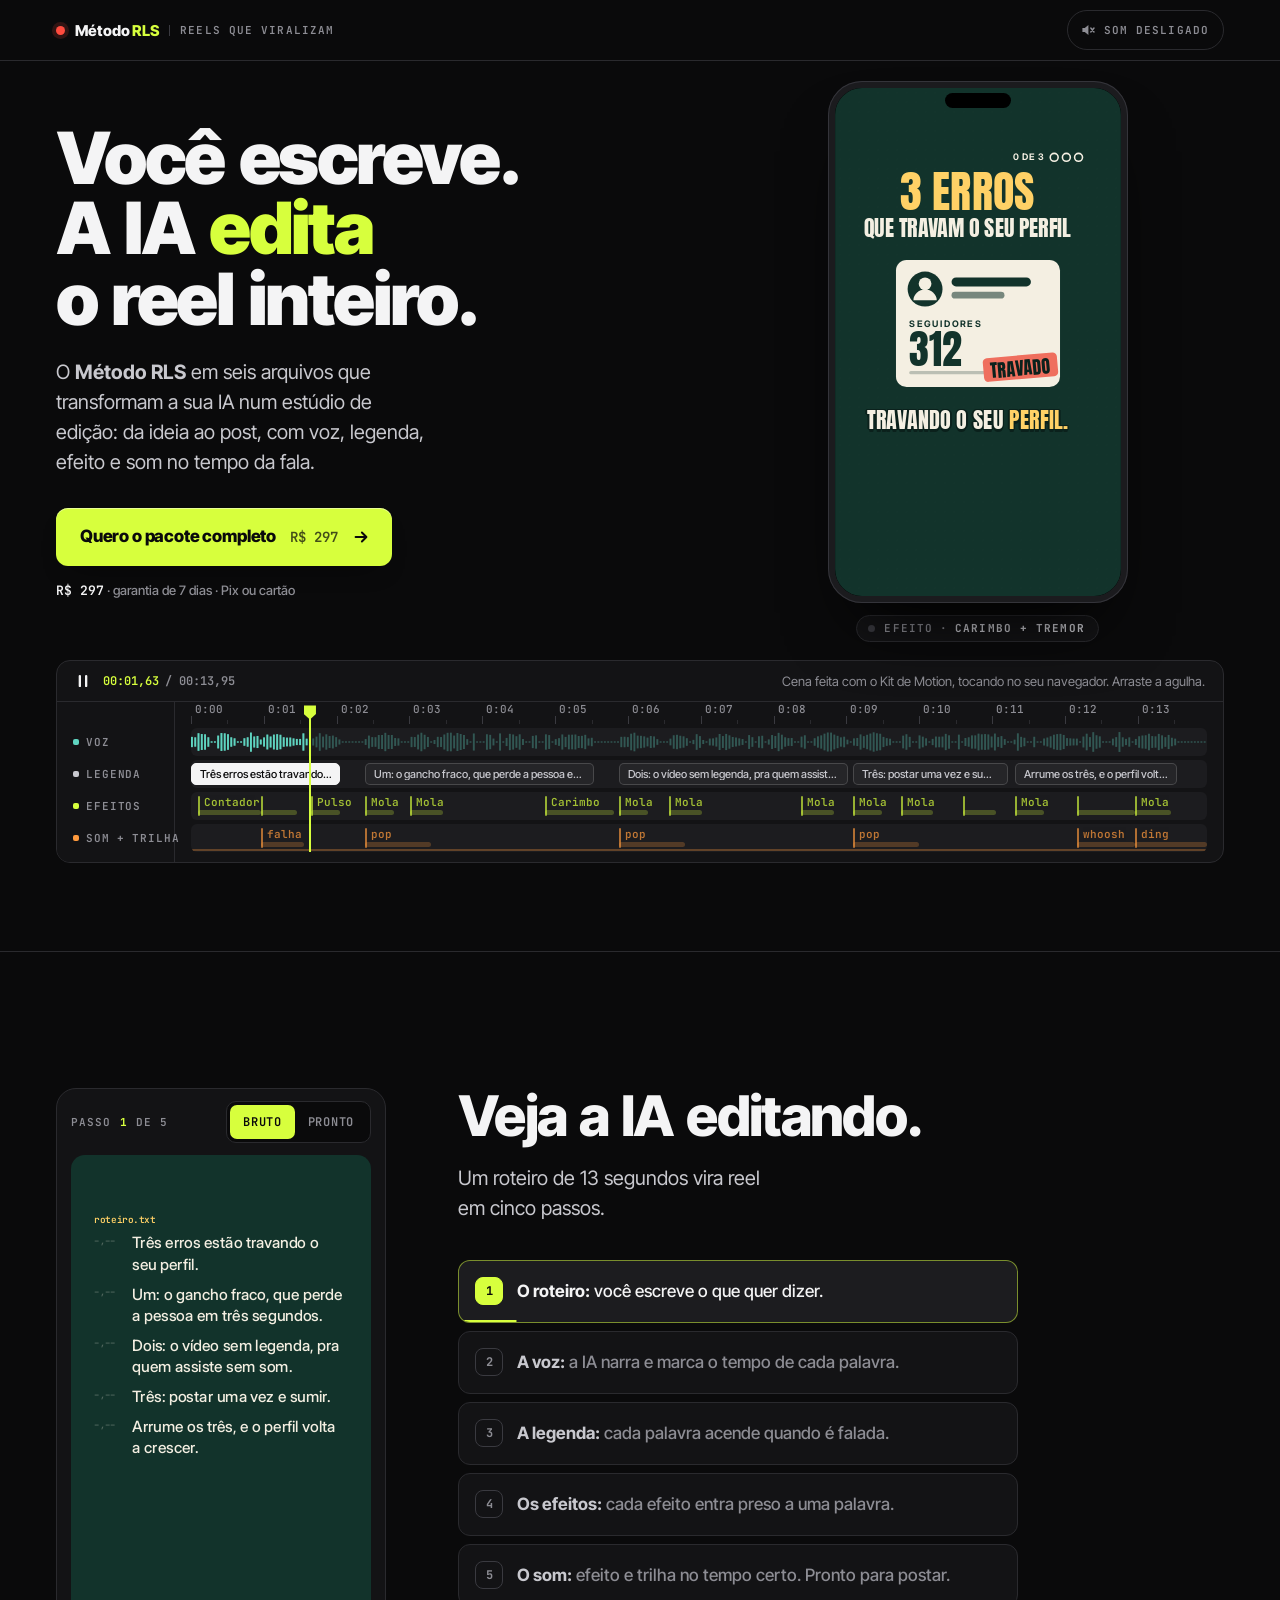
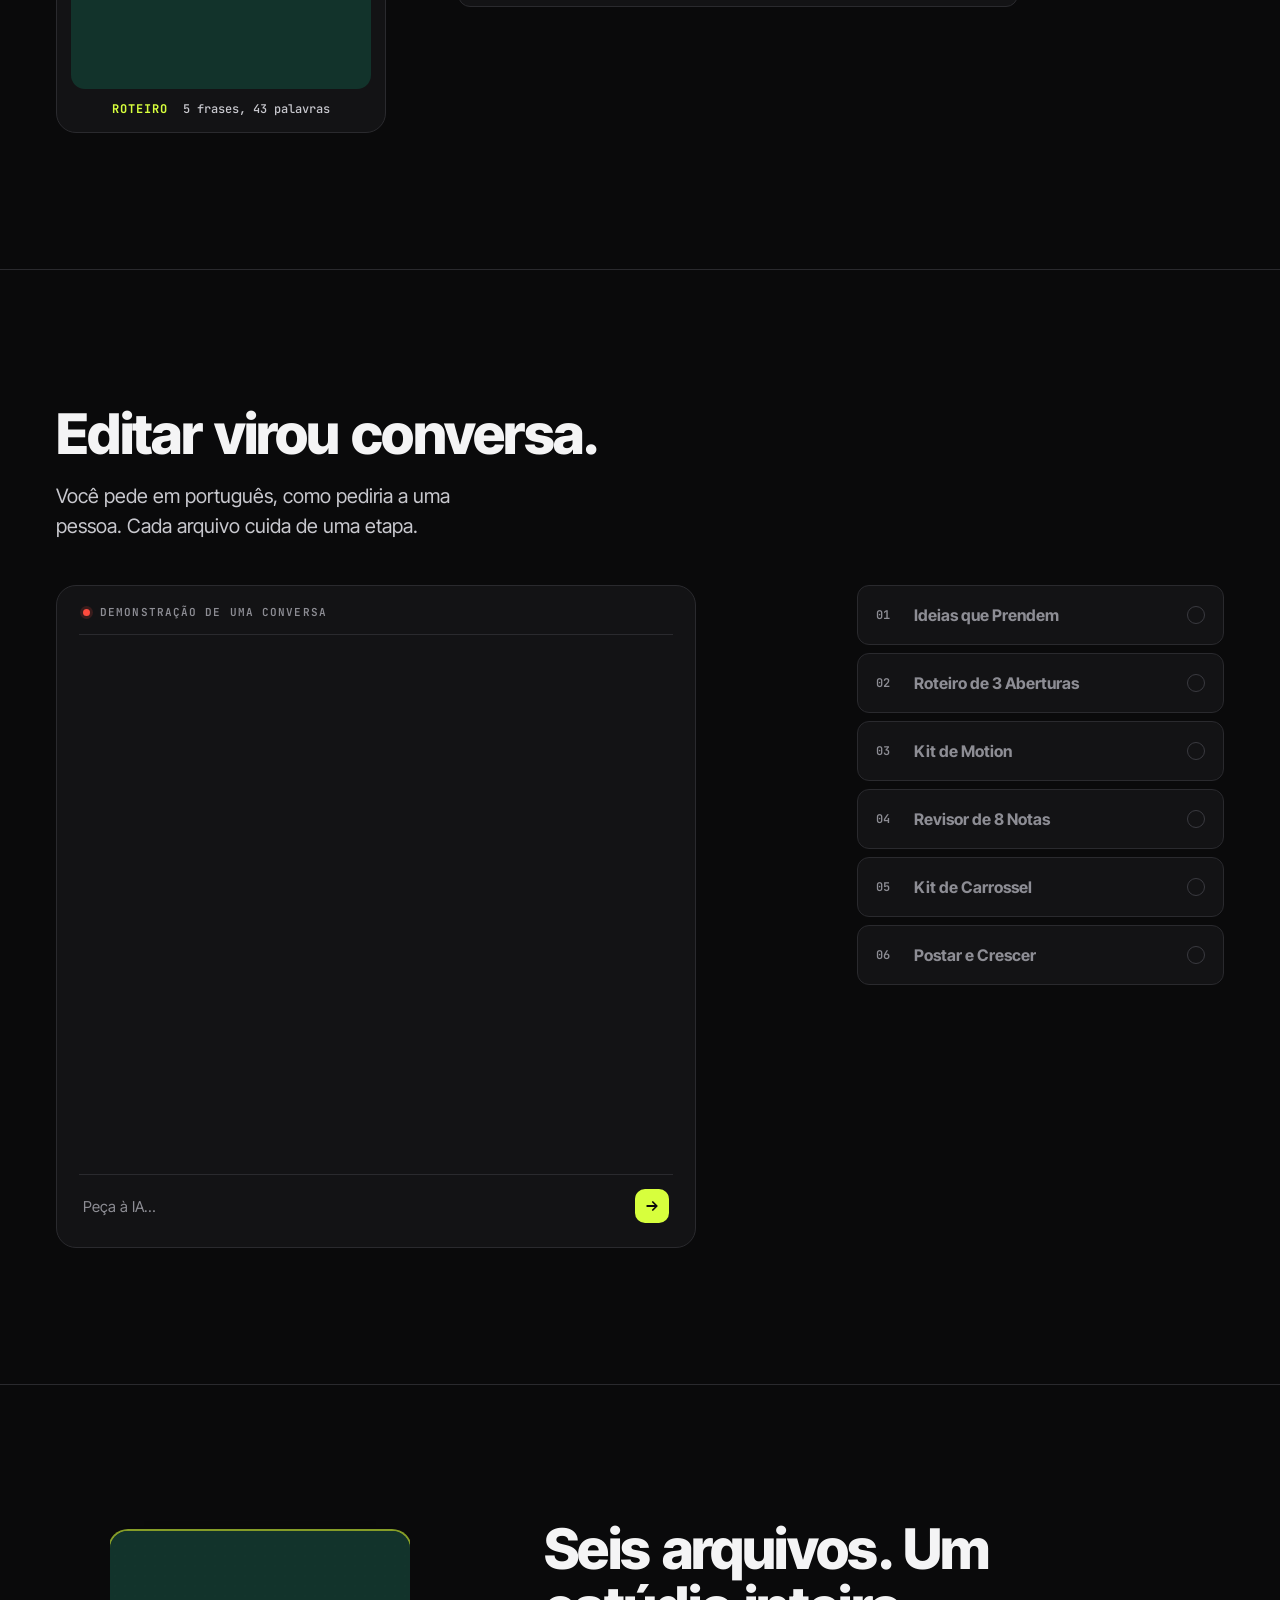
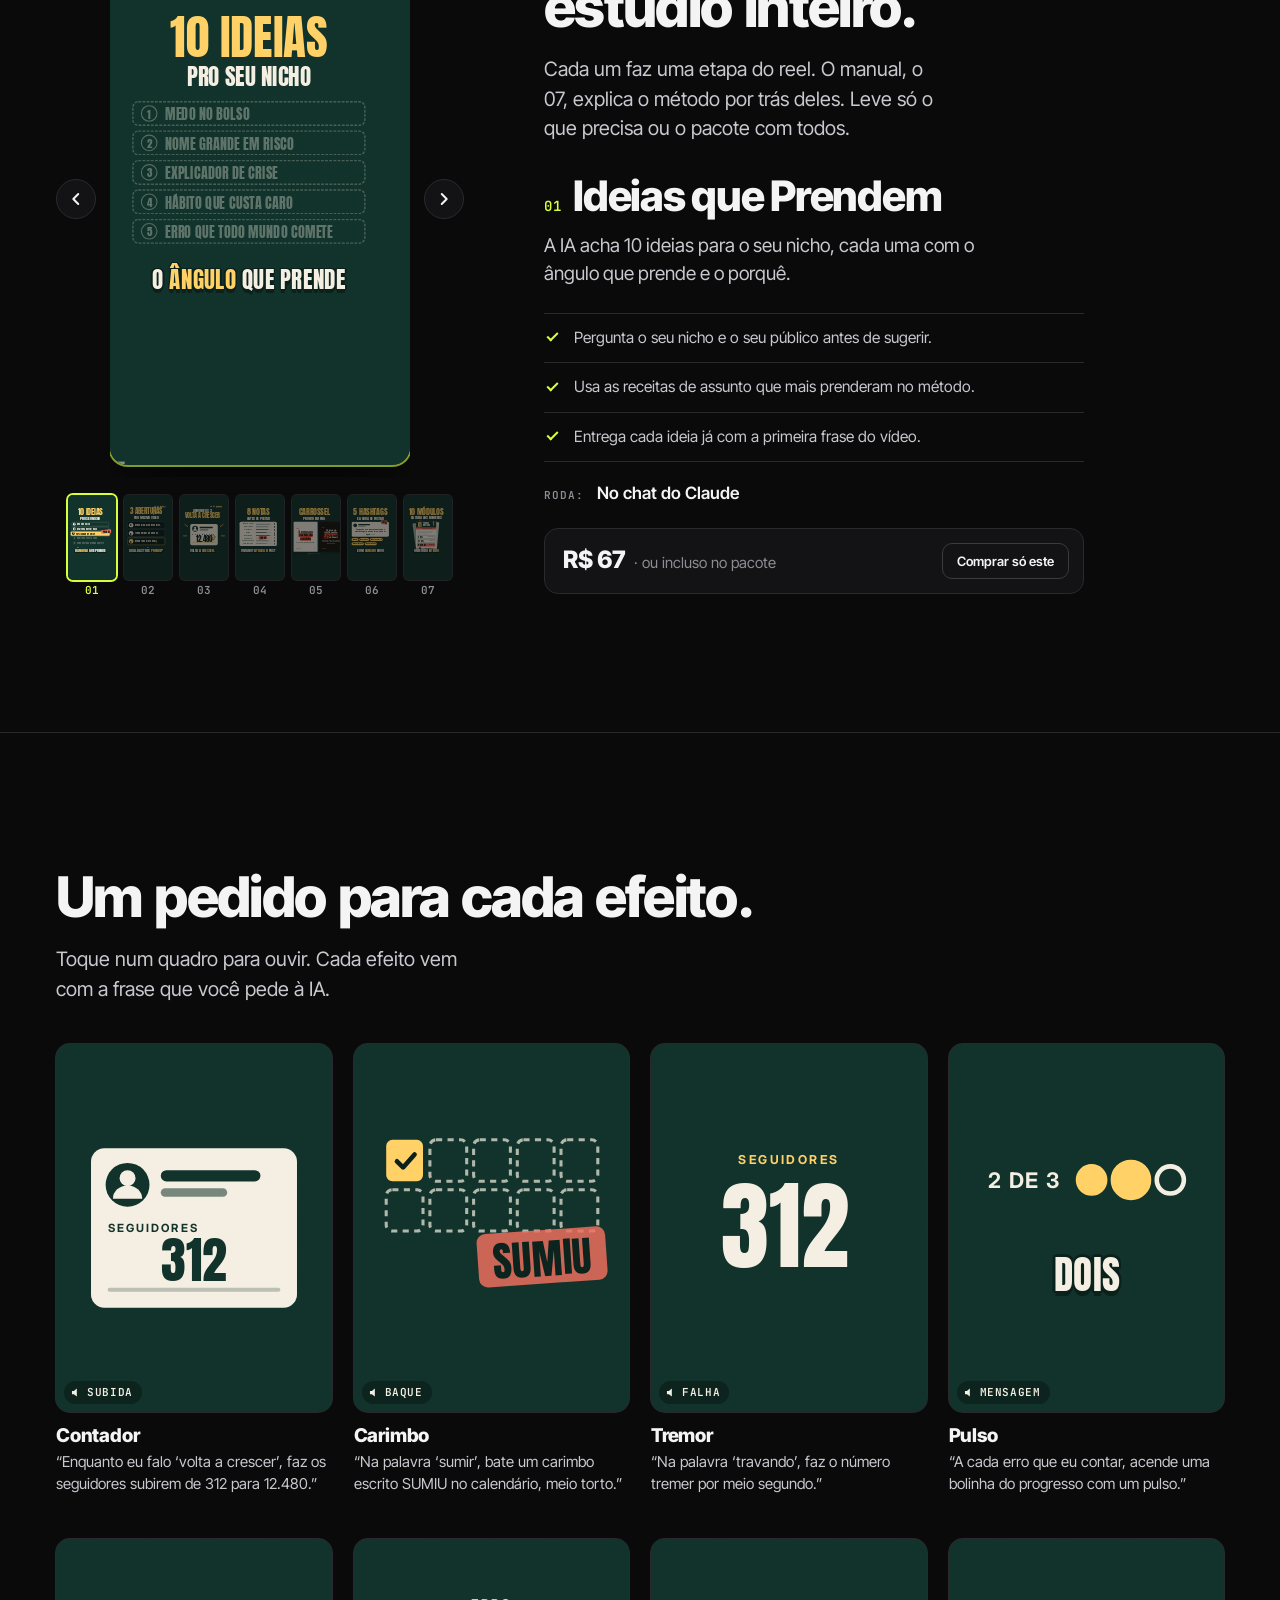
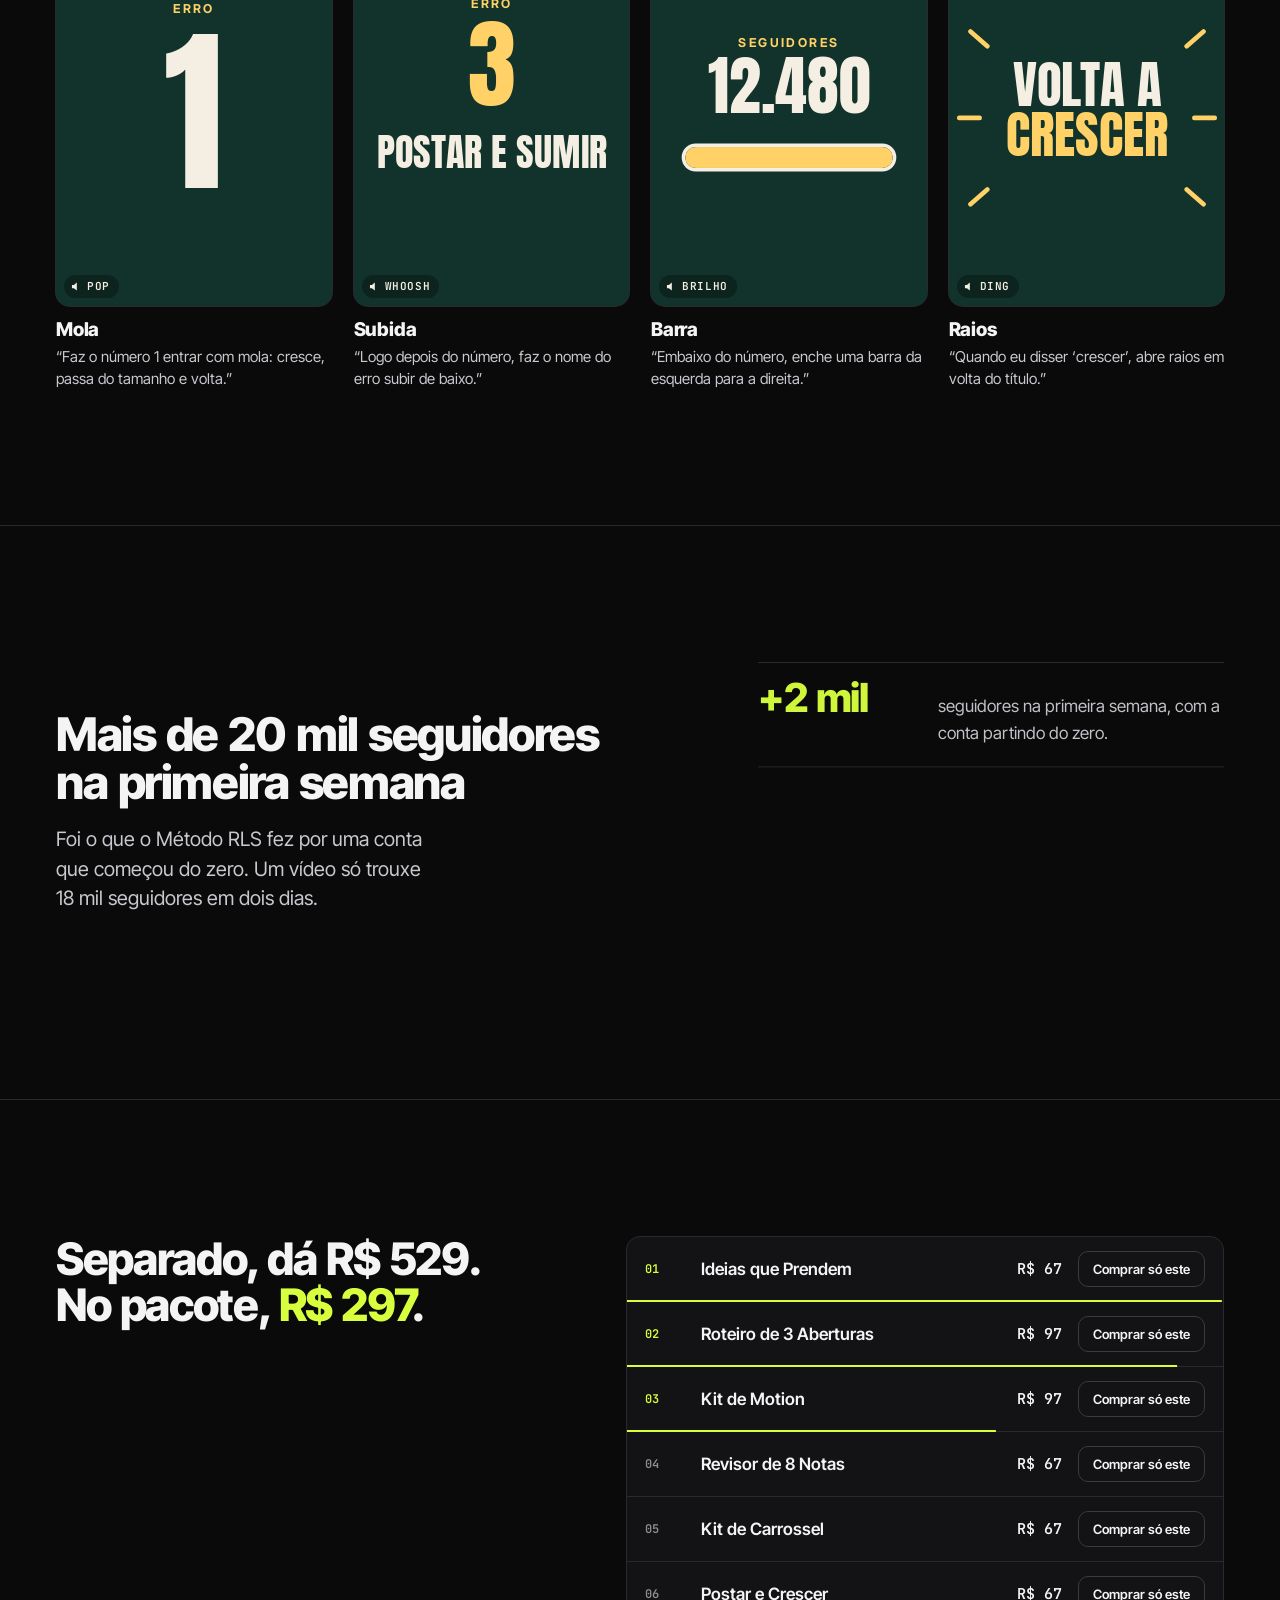
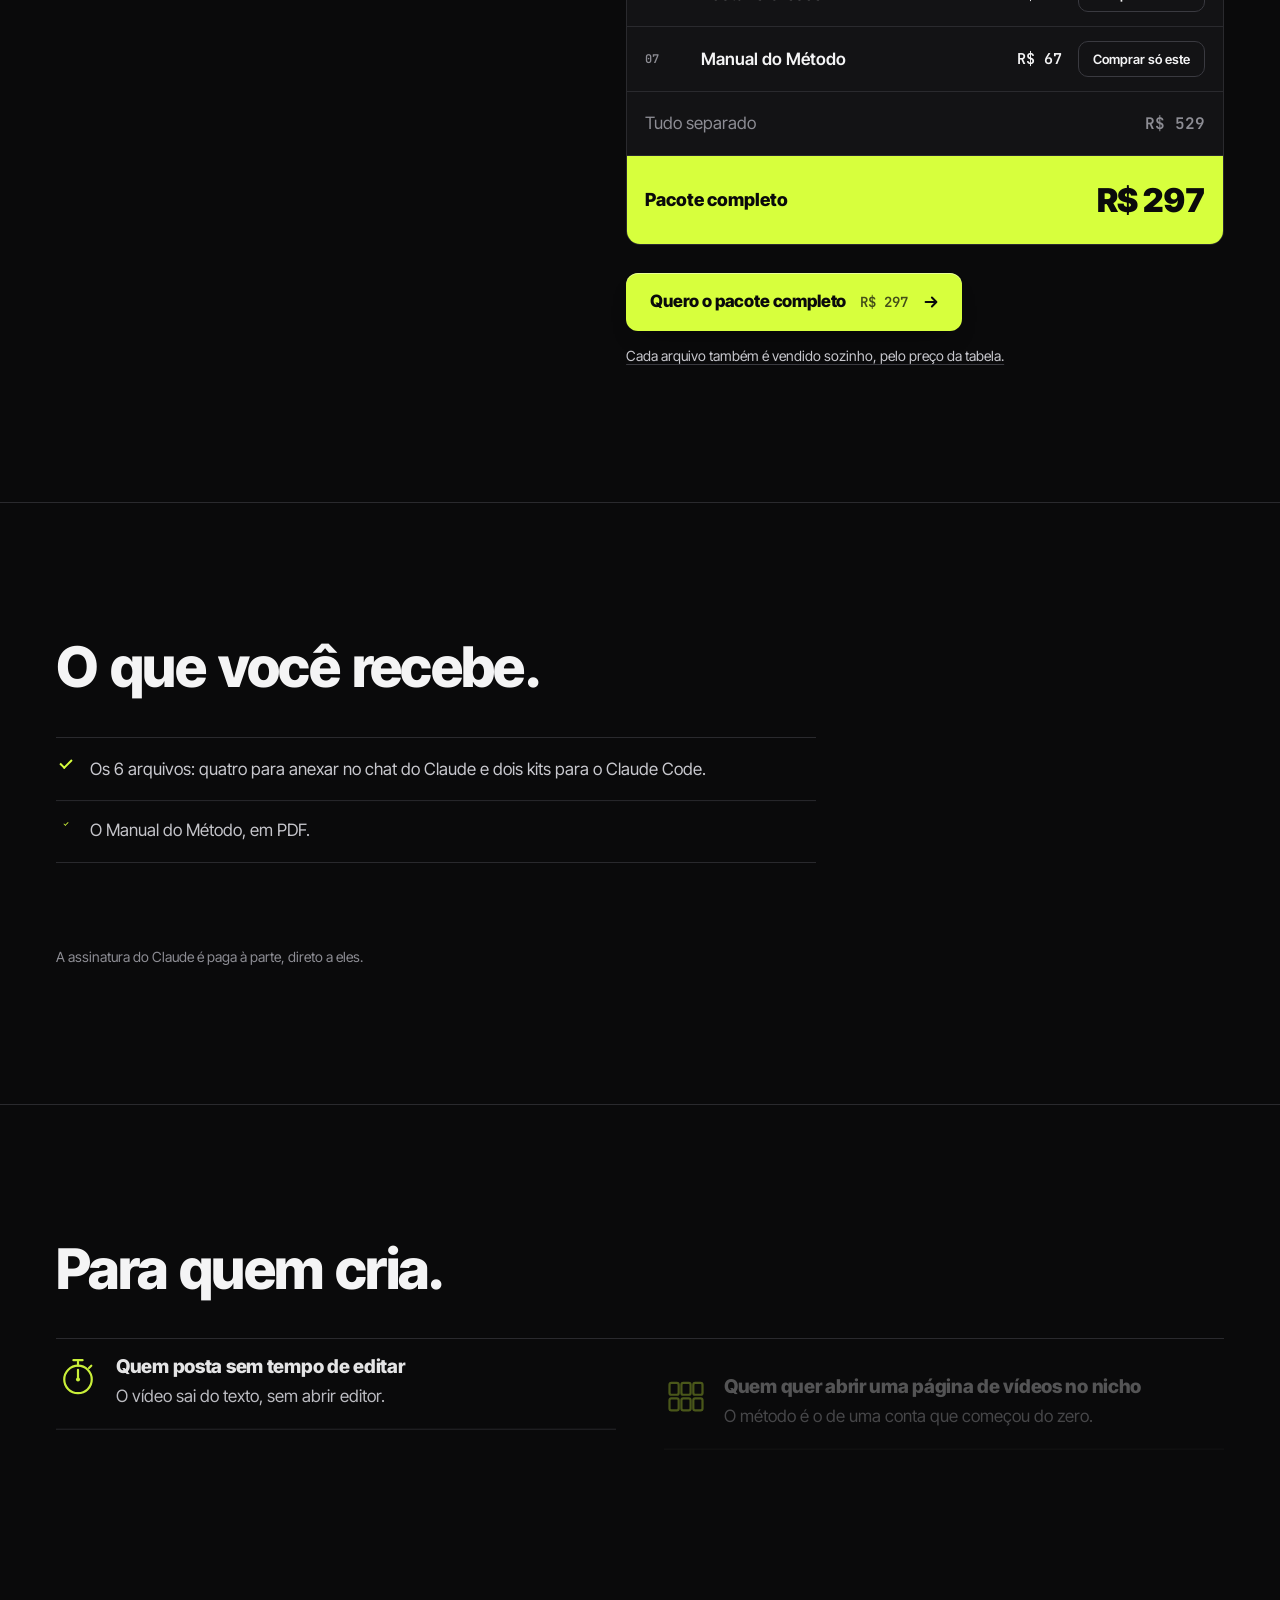
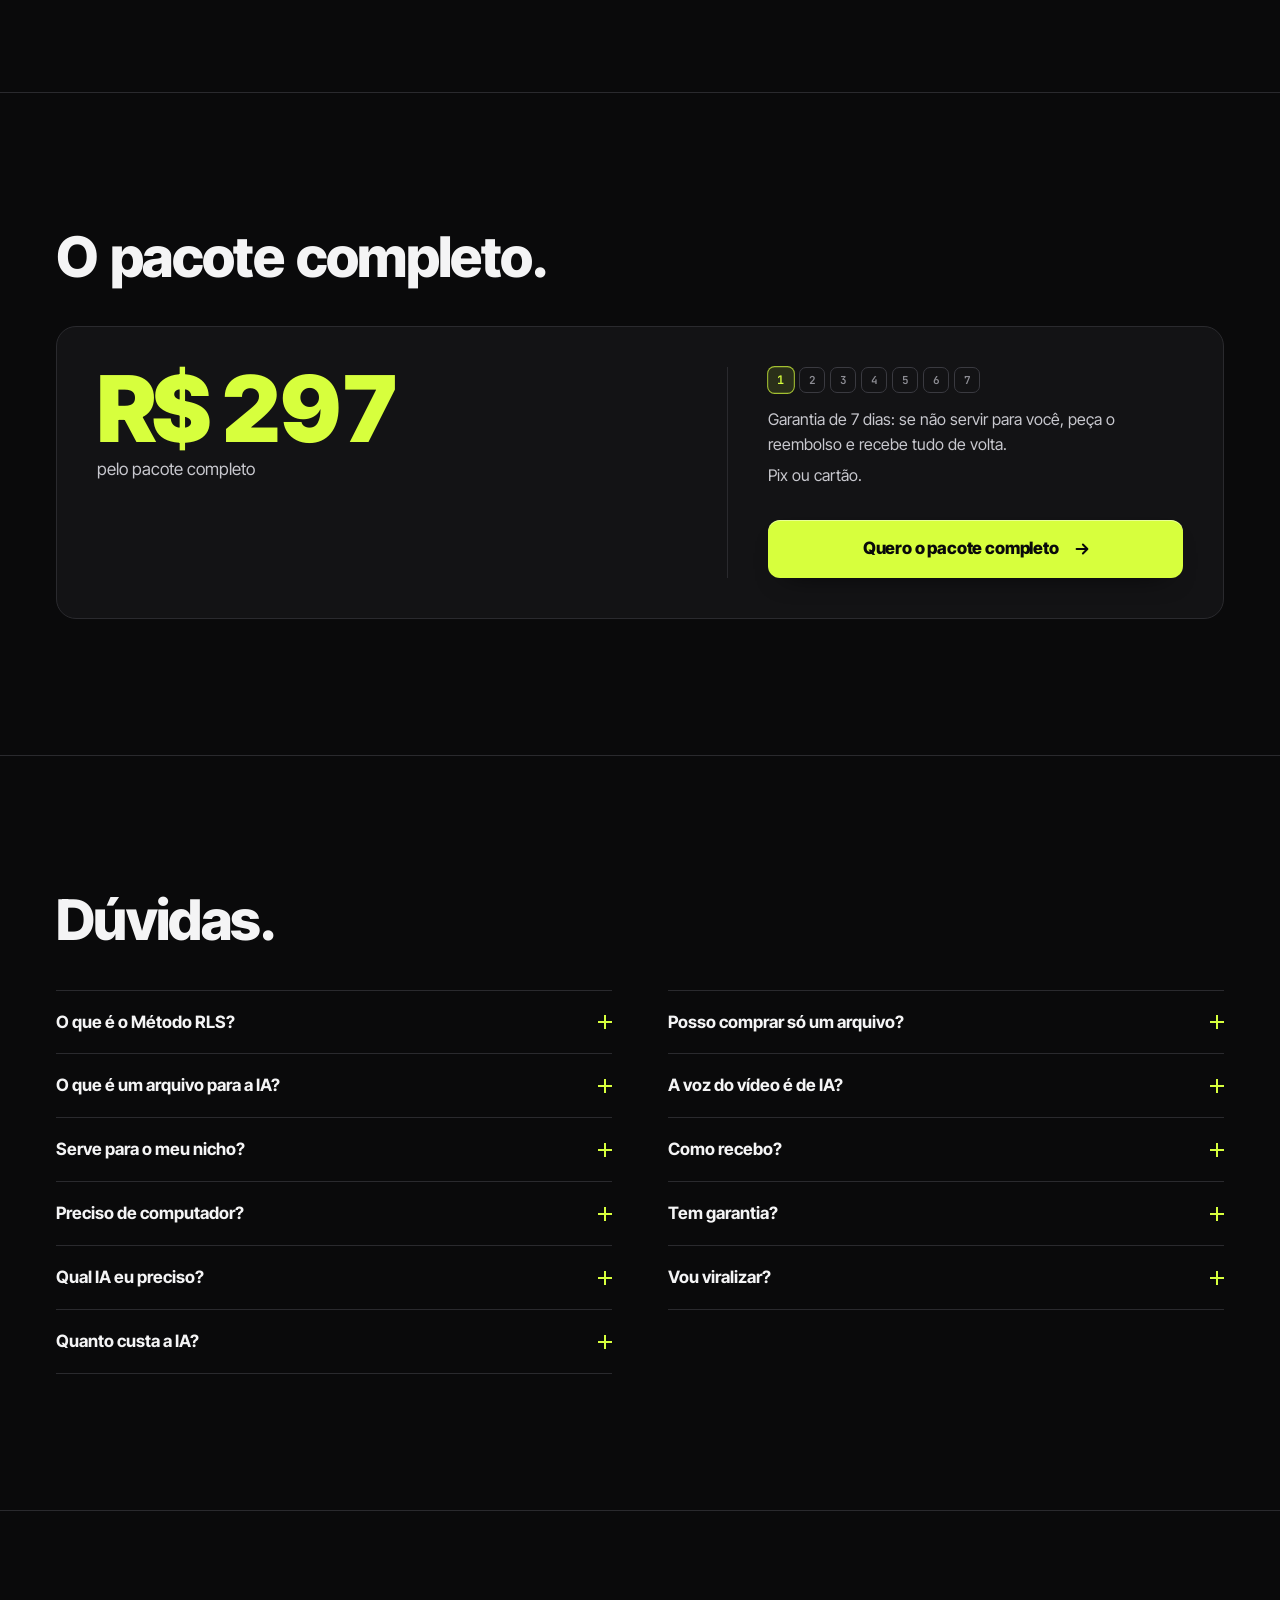
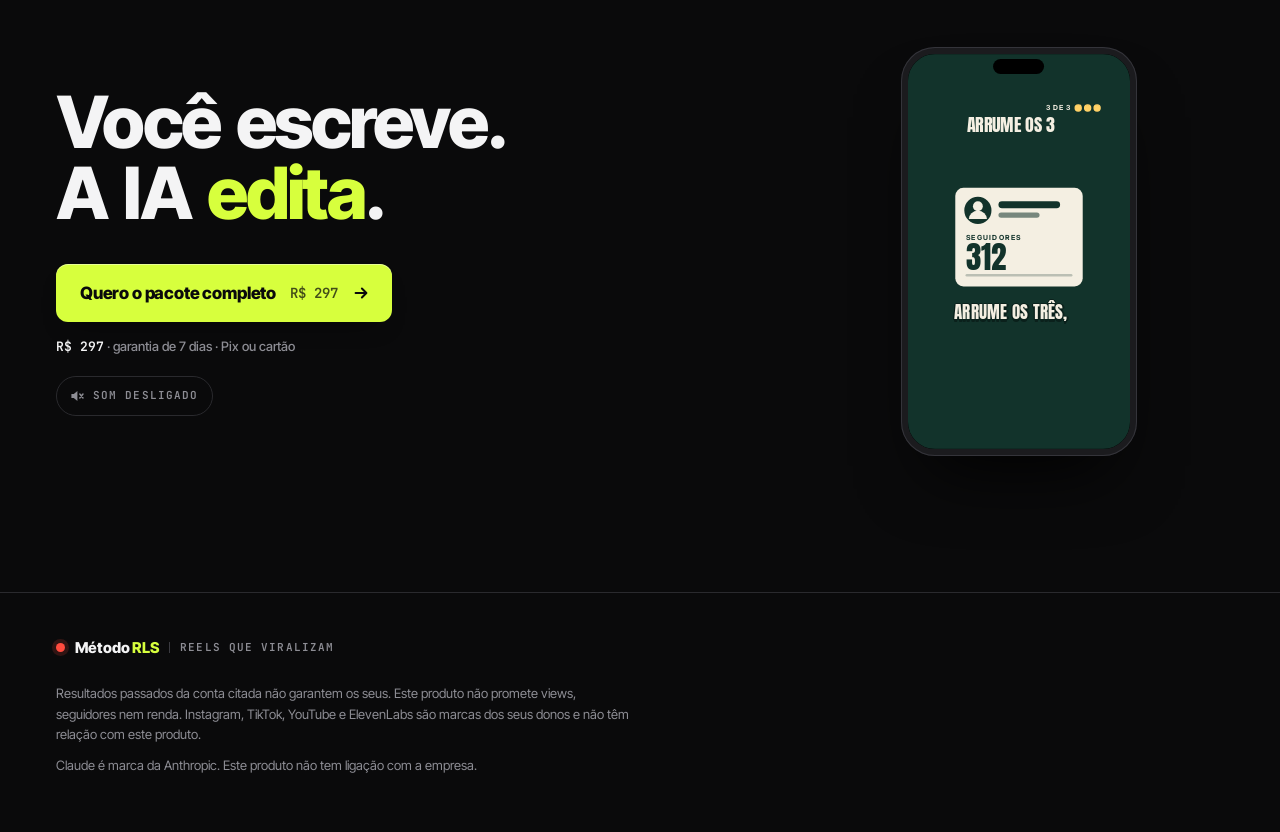
<file: index.html>
<!doctype html>
<html lang="pt-BR">
<head>
<meta charset="utf-8">
<meta name="viewport" content="width=device-width, initial-scale=1, viewport-fit=cover">
<title>Método RLS · Reels que Viralizam · Você escreve. A IA edita o reel inteiro.</title>
<meta name="description" content="Método RLS: seis arquivos que transformam a sua IA num estúdio de edição: da ideia ao post, com voz, legenda, efeito e som no tempo da fala.">
<meta name="theme-color" content="#0a0a0b">
<meta property="og:title" content="Método RLS · Reels que Viralizam">
<meta property="og:description" content="Você escreve. A IA edita o reel inteiro com o Método RLS: voz, legenda, efeito e som no tempo da fala.">
<meta property="og:type" content="website">
<meta property="og:url" content="https://reelsqueviralizam.com.br/">
<meta property="og:image" content="https://reelsqueviralizam.com.br/og.png">
<meta property="og:image:width" content="1200">
<meta property="og:image:height" content="630">
<meta name="twitter:card" content="summary_large_image">
<link rel="icon" href="data:image/svg+xml,%3Csvg xmlns='http://www.w3.org/2000/svg' viewBox='0 0 32 32'%3E%3Crect width='32' height='32' rx='8' fill='%230a0a0b'/%3E%3Ccircle cx='16' cy='16' r='7' fill='%23ff4b3e'/%3E%3C/svg%3E">
<link rel="preconnect" href="https://fonts.googleapis.com">
<link rel="preconnect" href="https://fonts.gstatic.com" crossorigin>
<!-- Inter Tight e JetBrains Mono são do site; Anton e Inter, dos reels desenhados dentro dele -->
<link href="https://fonts.googleapis.com/css2?family=Anton&family=Inter:wght@500;700&family=Inter+Tight:wght@400;500;600;700;800;900&family=JetBrains+Mono:wght@500;600;700&display=swap" rel="stylesheet">
<link rel="stylesheet" href="css/site.css">
<script type="module" src="js/pagina.js"></script>
<link rel="modulepreload" href="js/ajustes.js">
<link rel="modulepreload" href="js/oferta.js">
<link rel="modulepreload" href="js/tempo.js">
<link rel="modulepreload" href="js/som.js">
<link rel="modulepreload" href="js/linha-do-tempo.js">
<link rel="modulepreload" href="demo/dados.js">
<link rel="modulepreload" href="js/editando.js">
<link rel="modulepreload" href="js/conversa.js">
<link rel="modulepreload" href="js/catalogo.js">
<link rel="modulepreload" href="js/efeitos.js">
<link rel="modulepreload" href="js/venda.js">
</head>
<body>

<!-- 1. Faixa da Black: some sozinha depois da data (pagina.js) -->
<a id="black" class="black" href="#preco">
  <span class="black-selo"><span class="rec" aria-hidden="true"></span>BLACK</span>
  <span class="black-oferta">Pacote completo por <b data-preco="pacote">R$ 147</b></span>
  <span class="black-prazo">acaba em <b class="black-contador" data-contador>--:--:--</b></span>
</a>

<main>

<!-- 2. Abertura -->
<section id="abertura" class="abertura">
  <header class="topo">
    <div class="conteudo topo-linha">
      <span class="marca"><span class="rec" aria-hidden="true"></span><span>Método <span class="lima">RLS</span></span><span class="marca-sub">Reels que Viralizam</span></span>
      <button class="chave-som" type="button" data-som-chave aria-pressed="false">
        <svg class="icone-mudo" viewBox="0 0 20 20" aria-hidden="true"><path d="M3 7.5h3l4.5-3.75v12.5L6 12.5H3z" fill="currentColor"/><path d="M13.5 7.5l4 5m0-5l-4 5" fill="none" stroke="currentColor" stroke-width="1.8" stroke-linecap="round"/></svg>
        <svg class="icone-ligado" viewBox="0 0 20 20" aria-hidden="true"><path d="M3 7.5h3l4.5-3.75v12.5L6 12.5H3z" fill="currentColor"/><path d="M13.25 7.25a3.9 3.9 0 0 1 0 5.5M15.75 4.75a7.4 7.4 0 0 1 0 10.5" fill="none" stroke="currentColor" stroke-width="1.8" stroke-linecap="round"/></svg>
        Som <span data-som-estado>desligado</span>
      </button>
    </div>
  </header>
  <!-- No celular: manchete, o reel tocando, a linha do tempo, o texto e o botão. No computador: manchete e texto
       à esquerda, o celular à direita e a linha do tempo embaixo, de lado a lado (linha-do-tempo.js). -->
  <div class="conteudo abertura-grade">
    <h1 class="abertura-titulo"><span class="verso">Você escreve.</span> <span class="verso">A IA <em>edita</em></span> <span class="verso">o reel inteiro.</span></h1>
    <div class="vitrine">
      <div class="fone">
        <span class="bolha" aria-hidden="true"></span>
        <!-- espaço do vídeo da abertura: sem vídeo no AJUSTES, fica a cena de verdade, tocando no navegador;
             com vídeo, ele precisa ser o render desta mesma cena, porque a linha do tempo é a dela -->
        <div class="tela" data-video="abertura">
          <iframe src="demo/cena.html?render" title="Cena de exemplo feita com o Kit de Motion" scrolling="no" tabindex="-1"></iframe>
        </div>
      </div>
      <p class="selo-efeito" aria-hidden="true"><span class="selo-luz"></span><span>Efeito</span> · <b data-selo>Contador</b></p>
    </div>
    <div class="linha pausada" data-linha>
      <button class="linha-tocar" type="button" data-tocar aria-label="Tocar a cena">
        <svg class="icone-pausar" viewBox="0 0 20 20" aria-hidden="true"><path d="M6.5 4.5v11M13.5 4.5v11" fill="none" stroke="currentColor" stroke-width="2.6" stroke-linecap="round"/></svg>
        <svg class="icone-tocar" viewBox="0 0 20 20" aria-hidden="true"><path d="M6.5 4.6v10.8L15.6 10z" fill="currentColor" stroke="currentColor" stroke-width="1.6" stroke-linejoin="round"/></svg>
      </button>
      <p class="linha-tempo" aria-hidden="true"><b data-tempo>00:00,00</b><span>/ <span data-total>00:13,95</span></span></p>
      <p class="linha-legenda">Cena feita com o Kit de Motion, tocando no seu navegador. Arraste a agulha.</p>
      <div class="linha-rolagem" data-rolagem>
        <div class="linha-miolo">
          <ul class="linha-rotulos" aria-hidden="true">
            <li class="rotulo-voz">Voz</li>
            <li class="rotulo-legenda">Legenda</li>
            <li class="rotulo-efeitos">Efeitos</li>
            <li class="rotulo-som">Som <small>+ trilha</small></li>
          </ul>
          <div class="linha-pista" data-pista role="slider" tabindex="0" aria-label="Agulha da linha do tempo, em segundos" aria-valuemin="0" aria-valuemax="13.95" aria-valuenow="0" aria-valuetext="0 segundo">
            <div class="faixas" data-faixas>
              <div class="regua" data-regua></div>
              <div class="faixa faixa-voz" data-faixa="voz"></div>
              <div class="faixa faixa-legenda" data-faixa="legenda"></div>
              <div class="faixa faixa-efeitos" data-faixa="efeitos"></div>
              <div class="faixa faixa-som" data-faixa="som"></div>
              <div class="agulha" data-agulha><span class="agulha-cabeca"></span></div>
            </div>
          </div>
        </div>
      </div>
    </div>
    <div class="abertura-texto">
      <p class="sub">O <b>Método RLS</b> em seis arquivos que transformam a sua IA num estúdio de edição: da ideia ao post, com voz, legenda, efeito e som no tempo da fala.</p>
      <a class="botao" href="#tabela" data-comprar="pacote">Quero o pacote completo <span class="botao-preco" data-preco="pacote">R$ 147</span><svg class="seta" viewBox="0 0 20 20" aria-hidden="true"><path d="M4 10h11.5M11 5l5 5-5 5" fill="none" stroke="currentColor" stroke-width="2.2" stroke-linecap="round" stroke-linejoin="round"/></svg></a>
      <p class="letrinha"><span data-preco="pacote">R$ 147</span><span data-so-na-black> até <span data-dia-fim>30/11</span></span> · garantia de 7 dias · Pix ou cartão</p>
    </div>
  </div>
</section>

<!-- 3. Veja a IA editando: o mesmo roteiro ganha uma camada por passo, numa cena desenhada aqui (editando.js) -->
<section id="editando" class="secao editando">
  <div class="conteudo editando-grade">
    <div class="editando-cabeca">
      <h2>Veja a IA editando.</h2>
      <p class="sub">Um roteiro de 13 segundos vira reel em cinco passos.</p>
    </div>
    <div class="visor" data-visor>
      <div class="visor-topo">
        <p class="rotulo visor-passo" aria-hidden="true">Passo <b data-visor-passo>1</b> de 5</p>
        <div class="chave-bruto" role="group" aria-label="Comparar o roteiro com o reel pronto">
          <button type="button" data-ir="1" aria-pressed="true">Bruto</button>
          <button type="button" data-ir="5" aria-pressed="false">Pronto</button>
        </div>
      </div>
      <div class="visor-reel" data-reel aria-hidden="true"></div>
      <p class="visor-leitura" data-leitura aria-hidden="true"><b>Roteiro</b> 5 frases, 43 palavras</p>
    </div>
    <ol class="passos">
      <li><button class="passo" type="button" data-passo="1" aria-pressed="true"><span class="passo-n">1</span><span class="so-leitor"> · </span><span class="passo-texto"><b>O roteiro:</b> você escreve o que quer dizer.</span><span class="passo-barra" aria-hidden="true"></span></button></li>
      <li><button class="passo" type="button" data-passo="2" aria-pressed="false"><span class="passo-n">2</span><span class="so-leitor"> · </span><span class="passo-texto"><b>A voz:</b> a IA narra e marca o tempo de cada palavra.</span><span class="passo-barra" aria-hidden="true"></span></button></li>
      <li><button class="passo" type="button" data-passo="3" aria-pressed="false"><span class="passo-n">3</span><span class="so-leitor"> · </span><span class="passo-texto"><b>A legenda:</b> cada palavra acende quando é falada.</span><span class="passo-barra" aria-hidden="true"></span></button></li>
      <li><button class="passo" type="button" data-passo="4" aria-pressed="false"><span class="passo-n">4</span><span class="so-leitor"> · </span><span class="passo-texto"><b>Os efeitos:</b> cada efeito entra preso a uma palavra.</span><span class="passo-barra" aria-hidden="true"></span></button></li>
      <li><button class="passo" type="button" data-passo="5" aria-pressed="false"><span class="passo-n">5</span><span class="so-leitor"> · </span><span class="passo-texto"><b>O som:</b> efeito e trilha no tempo certo. Pronto para postar.</span><span class="passo-barra" aria-hidden="true"></span></button></li>
    </ol>
    <p class="passo-agora" data-passo-texto aria-hidden="true"><b>O roteiro:</b> você escreve o que quer dizer.</p>
  </div>
</section>

<!-- 4. Editar virou conversa: as mensagens entram em fila e o arquivo que respondeu acende (conversa.js) -->
<section id="conversa" class="secao conversa">
  <div class="conteudo conversa-grade">
    <div class="conversa-cabeca">
      <h2>Editar virou conversa.</h2>
      <p class="sub">Você pede em português, como pediria a uma pessoa. Cada arquivo cuida de uma etapa.</p>
    </div>
    <div class="chat" data-chat>
      <p class="chat-topo"><span class="rec" aria-hidden="true"></span><span class="rotulo">Demonstração de uma conversa</span></p>
      <ol class="chat-mensagens">
        <li class="msg msg-pessoa"><div class="msg-bolha"><p class="msg-texto">Faz um reel sobre 3 erros que travam o perfil. Meu nicho é fitness.</p></div></li>
        <li class="msg msg-ia" data-chave="ideias" data-se-ativo="ideias"><div class="msg-bolha"><p class="msg-quem">Ideias que Prendem</p><p class="msg-texto">Achei o ângulo: os 3 erros que fazem o perfil parar de crescer.</p></div><span class="msg-digitando" aria-hidden="true"><b>Ideias que Prendem</b><i></i><i></i><i></i></span></li>
        <li class="msg msg-ia" data-chave="roteiro" data-se-ativo="roteiro"><div class="msg-bolha"><p class="msg-quem">Roteiro de 3 Aberturas</p><p class="msg-texto">Roteiro pronto, com três aberturas para você escolher.</p></div><span class="msg-digitando" aria-hidden="true"><b>Roteiro de 3 Aberturas</b><i></i><i></i><i></i></span></li>
        <li class="msg msg-ia" data-chave="motion" data-se-ativo="motion"><div class="msg-bolha"><p class="msg-quem">Kit de Motion</p><p class="msg-texto">Voz gravada. Animando cada frase no tempo da fala.</p></div><span class="msg-digitando" aria-hidden="true"><b>Kit de Motion</b><i></i><i></i><i></i></span></li>
        <li class="msg msg-ia" data-chave="revisor" data-se-ativo="revisor"><div class="msg-bolha"><p class="msg-quem">Revisor de 8 Notas</p><p class="msg-texto">Revisei: a legenda da cena 2 encostava na borda. Corrigi.</p></div><span class="msg-digitando" aria-hidden="true"><b>Revisor de 8 Notas</b><i></i><i></i><i></i></span></li>
        <li class="msg msg-ia" data-chave="carrossel" data-se-ativo="carrossel"><div class="msg-bolha"><p class="msg-quem">Kit de Carrossel</p><p class="msg-texto">Fiz o carrossel com os 3 erros, em 7 lâminas.</p></div><span class="msg-digitando" aria-hidden="true"><b>Kit de Carrossel</b><i></i><i></i><i></i></span></li>
        <li class="msg msg-ia" data-chave="postar" data-se-ativo="postar"><div class="msg-bolha"><p class="msg-quem">Postar e Crescer</p><p class="msg-texto">Legenda com gancho novo, 5 hashtags e o horário de postar.</p></div><span class="msg-digitando" aria-hidden="true"><b>Postar e Crescer</b><i></i><i></i><i></i></span></li>
      </ol>
      <p class="chat-campo" aria-hidden="true"><span>Peça à IA…</span><span class="chat-enviar"><svg viewBox="0 0 20 20"><path d="M4 10h11.5M11 5l5 5-5 5" fill="none" stroke="currentColor" stroke-width="2.2" stroke-linecap="round" stroke-linejoin="round"/></svg></span></p>
    </div>
    <ol class="esteira" data-esteira aria-label="Os arquivos da conversa">
      <li class="etapa" data-chave="ideias"><span class="etapa-n">01</span><span class="etapa-nome">Ideias que Prendem</span><span class="etapa-estado" aria-hidden="true"></span></li>
      <li class="etapa" data-chave="roteiro"><span class="etapa-n">02</span><span class="etapa-nome">Roteiro de 3 Aberturas</span><span class="etapa-estado" aria-hidden="true"></span></li>
      <li class="etapa" data-chave="motion"><span class="etapa-n">03</span><span class="etapa-nome">Kit de Motion</span><span class="etapa-estado" aria-hidden="true"></span></li>
      <li class="etapa" data-chave="revisor"><span class="etapa-n">04</span><span class="etapa-nome">Revisor de 8 Notas</span><span class="etapa-estado" aria-hidden="true"></span></li>
      <li class="etapa" data-chave="carrossel"><span class="etapa-n">05</span><span class="etapa-nome">Kit de Carrossel</span><span class="etapa-estado" aria-hidden="true"></span></li>
      <li class="etapa" data-chave="postar"><span class="etapa-n">06</span><span class="etapa-nome">Postar e Crescer</span><span class="etapa-estado" aria-hidden="true"></span></li>
    </ol>
  </div>
</section>

<!-- 5. Os 6 arquivos: as capas passam de lado e o detalhe do escolhido fica embaixo (no computador, ao lado).
     Cada capa é o espaço do vídeo do arquivo (AJUSTES.videos.arquivos): sem vídeo, a capa ao vivo, desenhada em
     catalogo.js. Os textos do detalhe saem do AJUSTES.produtos; o manual só aparece com ativo: true. -->
<section id="arquivos" class="secao arquivos">
  <div class="conteudo arquivos-grade">
    <div class="arquivos-cabeca">
      <h2>Seis arquivos. Um estúdio inteiro.</h2>
      <p class="sub">Cada um faz uma etapa do reel.<span data-se-ativo="manual"> O manual, o 07, explica o método por trás deles.</span> Leve só o que precisa ou o pacote com todos.</p>
    </div>
    <div class="catalogo">
      <div class="capas" data-capas tabindex="0" role="region" aria-label="Capas dos arquivos. As setas do teclado trocam o arquivo.">
        <ol class="capas-trilho">
          <li class="capa" data-chave="ideias" data-se-ativo="ideias"><div class="capa-tela" data-video="arquivos.ideias"><div class="capa-viva" aria-hidden="true"></div></div></li>
          <li class="capa" data-chave="roteiro" data-se-ativo="roteiro"><div class="capa-tela" data-video="arquivos.roteiro"><div class="capa-viva" aria-hidden="true"></div></div></li>
          <li class="capa" data-chave="motion" data-se-ativo="motion"><div class="capa-tela" data-video="arquivos.motion"><div class="capa-viva" aria-hidden="true"></div></div></li>
          <li class="capa" data-chave="revisor" data-se-ativo="revisor"><div class="capa-tela" data-video="arquivos.revisor"><div class="capa-viva" aria-hidden="true"></div></div></li>
          <li class="capa" data-chave="carrossel" data-se-ativo="carrossel"><div class="capa-tela" data-video="arquivos.carrossel"><div class="capa-viva" aria-hidden="true"></div></div></li>
          <li class="capa" data-chave="postar" data-se-ativo="postar"><div class="capa-tela" data-video="arquivos.postar"><div class="capa-viva" aria-hidden="true"></div></div></li>
          <li class="capa" data-chave="manual" data-se-ativo="manual"><div class="capa-tela" data-video="arquivos.manual"><div class="capa-viva" aria-hidden="true"></div></div></li>
        </ol>
      </div>
      <div class="capas-controles">
        <button class="capas-seta" type="button" data-seta="-1" aria-label="Arquivo anterior"><svg viewBox="0 0 20 20" aria-hidden="true"><path d="M12.5 4.5L7 10l5.5 5.5" fill="none" stroke="currentColor" stroke-width="2.2" stroke-linecap="round" stroke-linejoin="round"/></svg></button>
        <ol class="miniaturas" aria-label="Os arquivos">
          <li data-se-ativo="ideias"><button class="miniatura" type="button" data-escolhe="ideias"><span class="miniatura-tela" aria-hidden="true"></span><span class="miniatura-n">01</span><span class="so-leitor" data-mini-nome>Ideias que Prendem</span></button></li>
          <li data-se-ativo="roteiro"><button class="miniatura" type="button" data-escolhe="roteiro"><span class="miniatura-tela" aria-hidden="true"></span><span class="miniatura-n">02</span><span class="so-leitor" data-mini-nome>Roteiro de 3 Aberturas</span></button></li>
          <li data-se-ativo="motion"><button class="miniatura" type="button" data-escolhe="motion"><span class="miniatura-tela" aria-hidden="true"></span><span class="miniatura-n">03</span><span class="so-leitor" data-mini-nome>Kit de Motion</span></button></li>
          <li data-se-ativo="revisor"><button class="miniatura" type="button" data-escolhe="revisor"><span class="miniatura-tela" aria-hidden="true"></span><span class="miniatura-n">04</span><span class="so-leitor" data-mini-nome>Revisor de 8 Notas</span></button></li>
          <li data-se-ativo="carrossel"><button class="miniatura" type="button" data-escolhe="carrossel"><span class="miniatura-tela" aria-hidden="true"></span><span class="miniatura-n">05</span><span class="so-leitor" data-mini-nome>Kit de Carrossel</span></button></li>
          <li data-se-ativo="postar"><button class="miniatura" type="button" data-escolhe="postar"><span class="miniatura-tela" aria-hidden="true"></span><span class="miniatura-n">06</span><span class="so-leitor" data-mini-nome>Postar e Crescer</span></button></li>
          <li data-se-ativo="manual"><button class="miniatura" type="button" data-escolhe="manual"><span class="miniatura-tela" aria-hidden="true"></span><span class="miniatura-n">07</span><span class="so-leitor" data-mini-nome>Manual do Método</span></button></li>
        </ol>
        <button class="capas-seta" type="button" data-seta="1" aria-label="Próximo arquivo"><svg viewBox="0 0 20 20" aria-hidden="true"><path d="M7.5 4.5L13 10l-5.5 5.5" fill="none" stroke="currentColor" stroke-width="2.2" stroke-linecap="round" stroke-linejoin="round"/></svg></button>
      </div>
    </div>
    <div class="arquivo" data-arquivo>
      <h3 class="arquivo-nome" aria-live="polite"><span class="arquivo-n" data-arquivo-n>01</span> <span data-arquivo-nome>Ideias que Prendem</span></h3>
      <p class="arquivo-promessa" data-arquivo-promessa>A IA acha 10 ideias para o seu nicho, cada uma com o ângulo que prende e o porquê.</p>
      <ul class="arquivo-faz" data-arquivo-faz>
        <li>Pergunta o seu nicho e o seu público antes de sugerir.</li>
        <li>Usa as receitas de assunto que mais prenderam no método.</li>
        <li>Entrega cada ideia já com a primeira frase do vídeo.</li>
      </ul>
      <p class="arquivo-roda"><span class="rotulo">Roda:</span> <span data-arquivo-roda>No chat do Claude</span></p>
      <div class="arquivo-compra">
        <p class="arquivo-preco"><b data-arquivo-preco>R$ 67</b> · ou incluso no pacote</p>
        <a class="botao-mini" href="#tabela" data-comprar="ideias" data-arquivo-comprar>Comprar só este<span class="so-leitor" data-arquivo-comprar-nome>: Ideias que Prendem</span></a>
      </div>
    </div>
  </div>
</section>

<!-- 6. Um pedido para cada efeito: os 8 efeitos que a cena do kit faz (demo/cena.html), cada um num mini reel
     desenhado em efeitos.js. O toque ou o mouse em cima recomeça o efeito e toca o som dele (pagina/sons/). -->
<section id="efeitos" class="secao efeitos">
  <div class="conteudo">
    <h2>Um pedido para cada efeito.</h2>
    <p class="sub">Toque num quadro para ouvir. Cada efeito vem com a frase que você pede à IA.</p>
    <ul class="efeitos-grade">
      <li class="efeito">
        <button class="efeito-quadro" type="button" data-efeito="contador" aria-label="Tocar o efeito Contador"><span class="efeito-tela" aria-hidden="true"></span><span class="efeito-som" aria-hidden="true"><svg viewBox="0 0 20 20"><path d="M3 7.5h3l4.5-3.75v12.5L6 12.5H3z" fill="currentColor"/><path class="efeito-onda" d="M13.25 7.25a3.9 3.9 0 0 1 0 5.5" fill="none" stroke="currentColor" stroke-width="1.8" stroke-linecap="round"/></svg>subida</span></button>
        <h3 class="efeito-nome">Contador</h3>
        <p class="efeito-pedido">“Enquanto eu falo ‘volta a crescer’, faz os seguidores subirem de 312 para 12.480.”</p>
      </li>
      <li class="efeito">
        <button class="efeito-quadro" type="button" data-efeito="carimbo" aria-label="Tocar o efeito Carimbo"><span class="efeito-tela" aria-hidden="true"></span><span class="efeito-som" aria-hidden="true"><svg viewBox="0 0 20 20"><path d="M3 7.5h3l4.5-3.75v12.5L6 12.5H3z" fill="currentColor"/><path class="efeito-onda" d="M13.25 7.25a3.9 3.9 0 0 1 0 5.5" fill="none" stroke="currentColor" stroke-width="1.8" stroke-linecap="round"/></svg>baque</span></button>
        <h3 class="efeito-nome">Carimbo</h3>
        <p class="efeito-pedido">“Na palavra ‘sumir’, bate um carimbo escrito SUMIU no calendário, meio torto.”</p>
      </li>
      <li class="efeito">
        <button class="efeito-quadro" type="button" data-efeito="tremor" aria-label="Tocar o efeito Tremor"><span class="efeito-tela" aria-hidden="true"></span><span class="efeito-som" aria-hidden="true"><svg viewBox="0 0 20 20"><path d="M3 7.5h3l4.5-3.75v12.5L6 12.5H3z" fill="currentColor"/><path class="efeito-onda" d="M13.25 7.25a3.9 3.9 0 0 1 0 5.5" fill="none" stroke="currentColor" stroke-width="1.8" stroke-linecap="round"/></svg>falha</span></button>
        <h3 class="efeito-nome">Tremor</h3>
        <p class="efeito-pedido">“Na palavra ‘travando’, faz o número tremer por meio segundo.”</p>
      </li>
      <li class="efeito">
        <button class="efeito-quadro" type="button" data-efeito="pulso" aria-label="Tocar o efeito Pulso"><span class="efeito-tela" aria-hidden="true"></span><span class="efeito-som" aria-hidden="true"><svg viewBox="0 0 20 20"><path d="M3 7.5h3l4.5-3.75v12.5L6 12.5H3z" fill="currentColor"/><path class="efeito-onda" d="M13.25 7.25a3.9 3.9 0 0 1 0 5.5" fill="none" stroke="currentColor" stroke-width="1.8" stroke-linecap="round"/></svg>mensagem</span></button>
        <h3 class="efeito-nome">Pulso</h3>
        <p class="efeito-pedido">“A cada erro que eu contar, acende uma bolinha do progresso com um pulso.”</p>
      </li>
      <li class="efeito">
        <button class="efeito-quadro" type="button" data-efeito="mola" aria-label="Tocar o efeito Mola"><span class="efeito-tela" aria-hidden="true"></span><span class="efeito-som" aria-hidden="true"><svg viewBox="0 0 20 20"><path d="M3 7.5h3l4.5-3.75v12.5L6 12.5H3z" fill="currentColor"/><path class="efeito-onda" d="M13.25 7.25a3.9 3.9 0 0 1 0 5.5" fill="none" stroke="currentColor" stroke-width="1.8" stroke-linecap="round"/></svg>pop</span></button>
        <h3 class="efeito-nome">Mola</h3>
        <p class="efeito-pedido">“Faz o número 1 entrar com mola: cresce, passa do tamanho e volta.”</p>
      </li>
      <li class="efeito">
        <button class="efeito-quadro" type="button" data-efeito="subida" aria-label="Tocar o efeito Subida"><span class="efeito-tela" aria-hidden="true"></span><span class="efeito-som" aria-hidden="true"><svg viewBox="0 0 20 20"><path d="M3 7.5h3l4.5-3.75v12.5L6 12.5H3z" fill="currentColor"/><path class="efeito-onda" d="M13.25 7.25a3.9 3.9 0 0 1 0 5.5" fill="none" stroke="currentColor" stroke-width="1.8" stroke-linecap="round"/></svg>whoosh</span></button>
        <h3 class="efeito-nome">Subida</h3>
        <p class="efeito-pedido">“Logo depois do número, faz o nome do erro subir de baixo.”</p>
      </li>
      <li class="efeito">
        <button class="efeito-quadro" type="button" data-efeito="barra" aria-label="Tocar o efeito Barra"><span class="efeito-tela" aria-hidden="true"></span><span class="efeito-som" aria-hidden="true"><svg viewBox="0 0 20 20"><path d="M3 7.5h3l4.5-3.75v12.5L6 12.5H3z" fill="currentColor"/><path class="efeito-onda" d="M13.25 7.25a3.9 3.9 0 0 1 0 5.5" fill="none" stroke="currentColor" stroke-width="1.8" stroke-linecap="round"/></svg>brilho</span></button>
        <h3 class="efeito-nome">Barra</h3>
        <p class="efeito-pedido">“Embaixo do número, enche uma barra da esquerda para a direita.”</p>
      </li>
      <li class="efeito">
        <button class="efeito-quadro" type="button" data-efeito="raios" aria-label="Tocar o efeito Raios"><span class="efeito-tela" aria-hidden="true"></span><span class="efeito-som" aria-hidden="true"><svg viewBox="0 0 20 20"><path d="M3 7.5h3l4.5-3.75v12.5L6 12.5H3z" fill="currentColor"/><path class="efeito-onda" d="M13.25 7.25a3.9 3.9 0 0 1 0 5.5" fill="none" stroke="currentColor" stroke-width="1.8" stroke-linecap="round"/></svg>ding</span></button>
        <h3 class="efeito-nome">Raios</h3>
        <p class="efeito-pedido">“Quando eu disser ‘crescer’, abre raios em volta do título.”</p>
      </li>
    </ul>
  </div>
</section>

<!-- 7. Feitos com os arquivos: só aparece com algum vídeo em AJUSTES.videos.feitos -->
<section id="feitos" class="secao feitos" hidden>
  <div class="conteudo">
    <h2>Feitos com os arquivos.</h2>
    <div class="feitos-trilho" data-feitos></div>
  </div>
</section>

<!-- 8. Prova: os números da página antiga (contam ao aparecer, venda.js); o vídeo entra quando existir -->
<section id="prova" class="secao prova">
  <div class="conteudo prova-grade">
    <div class="prova-texto">
      <h2><span class="verso">Mais de <span class="junto">20 mil</span> seguidores</span> <span class="verso">na primeira semana</span></h2>
      <p class="sub">Foi o que o Método RLS fez por uma conta que começou do zero. Um vídeo só trouxe <span class="junto">18 mil</span> seguidores em dois dias.</p>
    </div>
    <ul class="numeros">
      <li><b data-conta="20" data-forma="+# mil">+20 mil</b><span>seguidores na primeira semana, com a conta partindo do zero.</span></li>
      <li><b>2 dias</b><span>foi o tempo que um vídeo levou para trazer <span class="junto">18 mil</span> deles.</span></li>
      <li><b data-conta="5" data-forma="#M">5M</b><span>de views nesse mesmo vídeo.</span></li>
    </ul>
    <div class="prova-video" data-video="prova"></div>
  </div>
</section>

<!-- 9. Separado × pacote: as linhas saem dos produtos ativos (pagina.js) -->
<section id="tabela" class="secao tabela">
  <div class="conteudo">
    <h2><span class="verso">Separado, dá <span data-soma>R$ 462</span>.</span> <span class="verso">No pacote, <span class="lima" data-preco="pacote">R$ 147</span>.</span></h2>
    <div class="fila">
      <ul class="fila-linhas" data-tabela></ul>
      <div class="fila-total"><span>Tudo separado<span class="so-leitor">:</span></span><s data-soma>R$ 462</s></div>
      <div class="fila-pacote">
        <span class="fila-pacote-nome">Pacote completo<span class="so-leitor">:</span></span>
        <b data-preco="pacote">R$ 147</b>
        <span class="fila-desconto" data-so-na-black><span data-desconto>68%</span> a menos</span>
      </div>
    </div>
    <div class="acoes">
      <a class="botao" href="#tabela" data-comprar="pacote">Quero o pacote completo <span class="botao-preco" data-preco="pacote">R$ 147</span><svg class="seta" viewBox="0 0 20 20" aria-hidden="true"><path d="M4 10h11.5M11 5l5 5-5 5" fill="none" stroke="currentColor" stroke-width="2.2" stroke-linecap="round" stroke-linejoin="round"/></svg></a>
      <p class="miuda"><a class="miuda-link" href="#arquivos">Cada arquivo também é vendido sozinho, pelo preço da tabela.</a></p>
    </div>
  </div>
</section>

<!-- 10. O que você recebe -->
<section id="recebe" class="secao recebe">
  <div class="conteudo">
    <h2>O que você recebe.</h2>
    <ul class="lista-linhas">
      <li>Os 6 arquivos: quatro para anexar no chat do Claude e dois kits para o Claude Code.</li>
      <li data-se-ativo="manual" hidden>O Manual do Método, em PDF.</li>
      <li>Acesso na hora, por e-mail, e atualizações dos arquivos por 1 ano.</li>
    </ul>
    <p class="miuda">A assinatura do Claude é paga à parte, direto a eles.</p>
  </div>
</section>

<!-- 11. Para quem é -->
<section id="pra-quem" class="secao pra-quem">
  <div class="conteudo">
    <h2>Para quem cria.</h2>
    <!-- quatro linhas; cada ícone mostra a rotina quando a lista aparece (venda.js) -->
    <ul class="rotinas">
      <li class="rotina">
        <svg class="rotina-icone" viewBox="0 0 48 48" aria-hidden="true"><circle cx="24" cy="27" r="15"/><path d="M24 8v4M19 6h10M36 14.5l2.5-2.5"/><path class="rotina-ponteiro" data-ponteiro d="M24 27V16.5"/><circle cx="24" cy="27" r="2.2" class="rotina-cheio"/></svg>
        <b>Quem posta sem tempo de editar<span class="so-leitor">:</span></b>O vídeo sai do texto, sem abrir editor.
      </li>
      <li class="rotina">
        <svg class="rotina-icone" viewBox="0 0 48 48" aria-hidden="true"><rect data-celula x="6" y="9" width="10" height="13" rx="2"/><rect data-celula x="19" y="9" width="10" height="13" rx="2"/><rect data-celula x="32" y="9" width="10" height="13" rx="2"/><rect data-celula x="6" y="26" width="10" height="13" rx="2"/><rect data-celula x="19" y="26" width="10" height="13" rx="2"/><rect data-celula x="32" y="26" width="10" height="13" rx="2"/></svg>
        <b>Quem quer abrir uma página de vídeos no nicho<span class="so-leitor">:</span></b>O método é o de uma conta que começou do zero.
      </li>
      <li class="rotina">
        <svg class="rotina-icone" viewBox="0 0 48 48" aria-hidden="true"><rect x="6" y="7" width="36" height="25" rx="4"/><path d="M21 14.5l7.5 5-7.5 5z" class="rotina-cheio"/><path class="rotina-legenda" data-legenda d="M13 39.5h22" pathLength="1"/></svg>
        <b>Quem ensina<span class="so-leitor">:</span></b>Os arquivos montam a explicação com efeito e legenda, no tempo da sua fala.
      </li>
      <li class="rotina">
        <svg class="rotina-icone" viewBox="0 0 48 48" aria-hidden="true"><path d="M10 8h28a4 4 0 0 1 4 4v15a4 4 0 0 1-4 4H22l-8 7v-7h-4a4 4 0 0 1-4-4V12a4 4 0 0 1 4-4z"/><circle data-pontinho cx="17" cy="19.5" r="2.3" class="rotina-cheio"/><circle data-pontinho cx="24" cy="19.5" r="2.3" class="rotina-cheio"/><circle data-pontinho cx="31" cy="19.5" r="2.3" class="rotina-cheio"/></svg>
        <b>Quem paga editor<span class="so-leitor">:</span></b>A IA faz a edição, e você acerta o vídeo conversando.
      </li>
    </ul>
  </div>
</section>

<!-- 12. Preço -->
<section id="preco" class="secao preco">
  <div class="conteudo">
    <h2><span data-so-na-black>Preço de Black.</span><span data-so-depois-da-black hidden>O pacote completo.</span></h2>
    <div class="preco-painel">
      <div class="preco-lado">
        <div class="contador" data-so-na-black>
          <p class="rotulo">A Black acaba em</p>
          <div class="contador-digitos" role="timer" aria-label="Tempo até o fim da Black">
            <span><b data-contador="dias">--</b><small class="rotulo">dias</small></span>
            <span><b data-contador="horas">--</b><small class="rotulo">horas</small></span>
            <span><b data-contador="min">--</b><small class="rotulo">min</small></span>
            <span><b data-contador="seg">--</b><small class="rotulo">seg</small></span>
          </div>
        </div>
        <p class="preco-valor"><b data-preco="pacote">R$ 147</b><span>pelo pacote completo</span></p>
        <p class="preco-depois" data-so-na-black><span data-preco="pacote">R$ 147</span> até <span data-dia-fim>30/11</span>. Depois, <span data-preco-cheio>R$ 297</span>.</p>
      </div>
      <div class="preco-lado preco-acao">
        <div class="preco-condicoes">
          <!-- os 7 dias da garantia acendem quando o painel aparece (venda.js) -->
          <div class="garantia" aria-hidden="true"><i>1</i><i>2</i><i>3</i><i>4</i><i>5</i><i>6</i><i>7</i><svg class="garantia-selo" viewBox="0 0 24 24"><circle cx="12" cy="12" r="11" fill="currentColor"/><path d="M7 12.4l3.3 3.3L17 9" fill="none" stroke="#0a0a0b" stroke-width="2.4" stroke-linecap="round" stroke-linejoin="round"/></svg></div>
          <p>Garantia de 7 dias: se não servir para você, peça o reembolso e recebe tudo de volta.</p>
          <p>Pix ou cartão.</p>
        </div>
        <a class="botao" href="#tabela" data-comprar="pacote">Quero o pacote completo<svg class="seta" viewBox="0 0 20 20" aria-hidden="true"><path d="M4 10h11.5M11 5l5 5-5 5" fill="none" stroke="currentColor" stroke-width="2.2" stroke-linecap="round" stroke-linejoin="round"/></svg></a>
      </div>
    </div>
  </div>
</section>

<!-- 13. Dúvidas -->
<section id="duvidas" class="secao duvidas">
  <div class="conteudo">
    <h2>Dúvidas.</h2>
    <div class="duvidas-grade">
      <div class="duvidas-coluna">
        <details><summary>O que é o Método RLS?</summary><p>É o jeito de fazer reel narrado que levou uma conta do zero a mais de 20 mil seguidores na primeira semana: ideia, roteiro com três aberturas, voz, animação, revisão e post. Os seis arquivos fazem a IA seguir esse método, etapa por etapa.</p></details>
        <details><summary>O que é um arquivo para a IA?</summary><p>Um arquivo de instruções. Você anexa na conversa e a IA passa a seguir o método: pergunta o que precisa, faz a etapa e entrega no formato certo.</p></details>
        <details><summary>Serve para o meu nicho?</summary><p>Serve para qualquer nicho que caiba em vídeo narrado: finanças, curiosidades, notícias, história, games, fitness, receitas, educação. Os arquivos perguntam o seu nicho antes de começar.</p></details>
        <details><summary>Preciso de computador?</summary><p>Para os quatro arquivos de texto, basta o chat do Claude, no plano pago. Os dois kits pedem computador com o Claude Code; o teste foi no Windows.</p></details>
        <details><summary>Qual IA eu preciso?</summary><p>O Claude, no plano pago. Os arquivos foram testados nele.</p></details>
        <details><summary>Quanto custa a IA?</summary><p>A assinatura é paga à parte, direto ao Claude. Confira o preço na página deles.</p></details>
      </div>
      <div class="duvidas-coluna">
        <details><summary>Posso comprar só um arquivo?</summary><p>Pode. Cada um tem o preço da tabela. O pacote leva todos por <span data-preco="pacote">R$ 147</span>.</p></details>
        <details><summary>A voz do vídeo é de IA?</summary><p>É. O Kit de Motion narra pela ElevenLabs, com a sua conta e a sua chave.</p></details>
        <details><summary>Como recebo?</summary><p>Na hora, por e-mail, depois do pagamento aprovado.</p></details>
        <details><summary>Tem garantia?</summary><p>7 dias. Se não servir, peça o reembolso e recebe tudo de volta.</p></details>
        <details><summary>Vou viralizar?</summary><p>Nenhum método sério garante um viral. O que o Método RLS controla é o que mais pesa: cada vídeo sai com três aberturas testadas, uma promessa que é paga no fim e uma revisão antes de ir ao ar. Foi assim que o mesmo vídeo saiu de 2 mil para 5 milhões de views.</p></details>
      </div>
    </div>
  </div>
</section>

<!-- 14. Fecho: o pagamento da cena de exemplo de novo, curto, no celular (venda.js) -->
<section id="fecho" class="secao fecho">
  <div class="conteudo fecho-grade">
    <h2 class="fecho-titulo"><span class="verso">Você escreve.</span> <span class="verso">A IA <em>edita</em>.</span></h2>
    <div class="fecho-vitrine" data-fecho-cena aria-hidden="true">
      <div class="fone">
        <span class="bolha"></span>
        <div class="tela"><iframe src="demo/cena.html?render" title="O fim da cena de exemplo feita com o Kit de Motion" loading="lazy" scrolling="no" tabindex="-1"></iframe></div>
      </div>
    </div>
    <div class="fecho-acao">
      <a class="botao" href="#tabela" data-comprar="pacote">Quero o pacote completo <span class="botao-preco" data-preco="pacote">R$ 147</span><svg class="seta" viewBox="0 0 20 20" aria-hidden="true"><path d="M4 10h11.5M11 5l5 5-5 5" fill="none" stroke="currentColor" stroke-width="2.2" stroke-linecap="round" stroke-linejoin="round"/></svg></a>
      <p class="letrinha"><span data-preco="pacote">R$ 147</span><span data-so-na-black> até <span data-dia-fim>30/11</span></span> · garantia de 7 dias · Pix ou cartão</p>
      <button class="chave-som chave-som-fecho" type="button" data-som-chave aria-pressed="false">
        <svg class="icone-mudo" viewBox="0 0 20 20" aria-hidden="true"><path d="M3 7.5h3l4.5-3.75v12.5L6 12.5H3z" fill="currentColor"/><path d="M13.5 7.5l4 5m0-5l-4 5" fill="none" stroke="currentColor" stroke-width="1.8" stroke-linecap="round"/></svg>
        <svg class="icone-ligado" viewBox="0 0 20 20" aria-hidden="true"><path d="M3 7.5h3l4.5-3.75v12.5L6 12.5H3z" fill="currentColor"/><path d="M13.25 7.25a3.9 3.9 0 0 1 0 5.5M15.75 4.75a7.4 7.4 0 0 1 0 10.5" fill="none" stroke="currentColor" stroke-width="1.8" stroke-linecap="round"/></svg>
        Som <span data-som-estado>desligado</span>
      </button>
    </div>
  </div>
</section>

</main>

<footer class="rodape">
  <div class="conteudo">
    <p class="marca"><span class="rec" aria-hidden="true"></span><span>Método <span class="lima">RLS</span></span><span class="marca-sub">Reels que Viralizam</span></p>
    <p>Resultados passados da conta citada não garantem os seus. Este produto não promete views, seguidores nem renda. Instagram, TikTok, YouTube e ElevenLabs são marcas dos seus donos e não têm relação com este produto.</p>
    <p>Claude é marca da Anthropic. Este produto não tem ligação com a empresa.</p>
  </div>
</footer>

<!-- botão fixo do celular: aparece depois da abertura (pagina.js) -->
<div id="botao-fixo" class="botao-fixo">
  <a class="botao" href="#tabela" data-comprar="pacote">Quero o pacote completo <span class="botao-preco" data-preco="pacote">R$ 147</span></a>
</div>

</body>
</html>
</file>
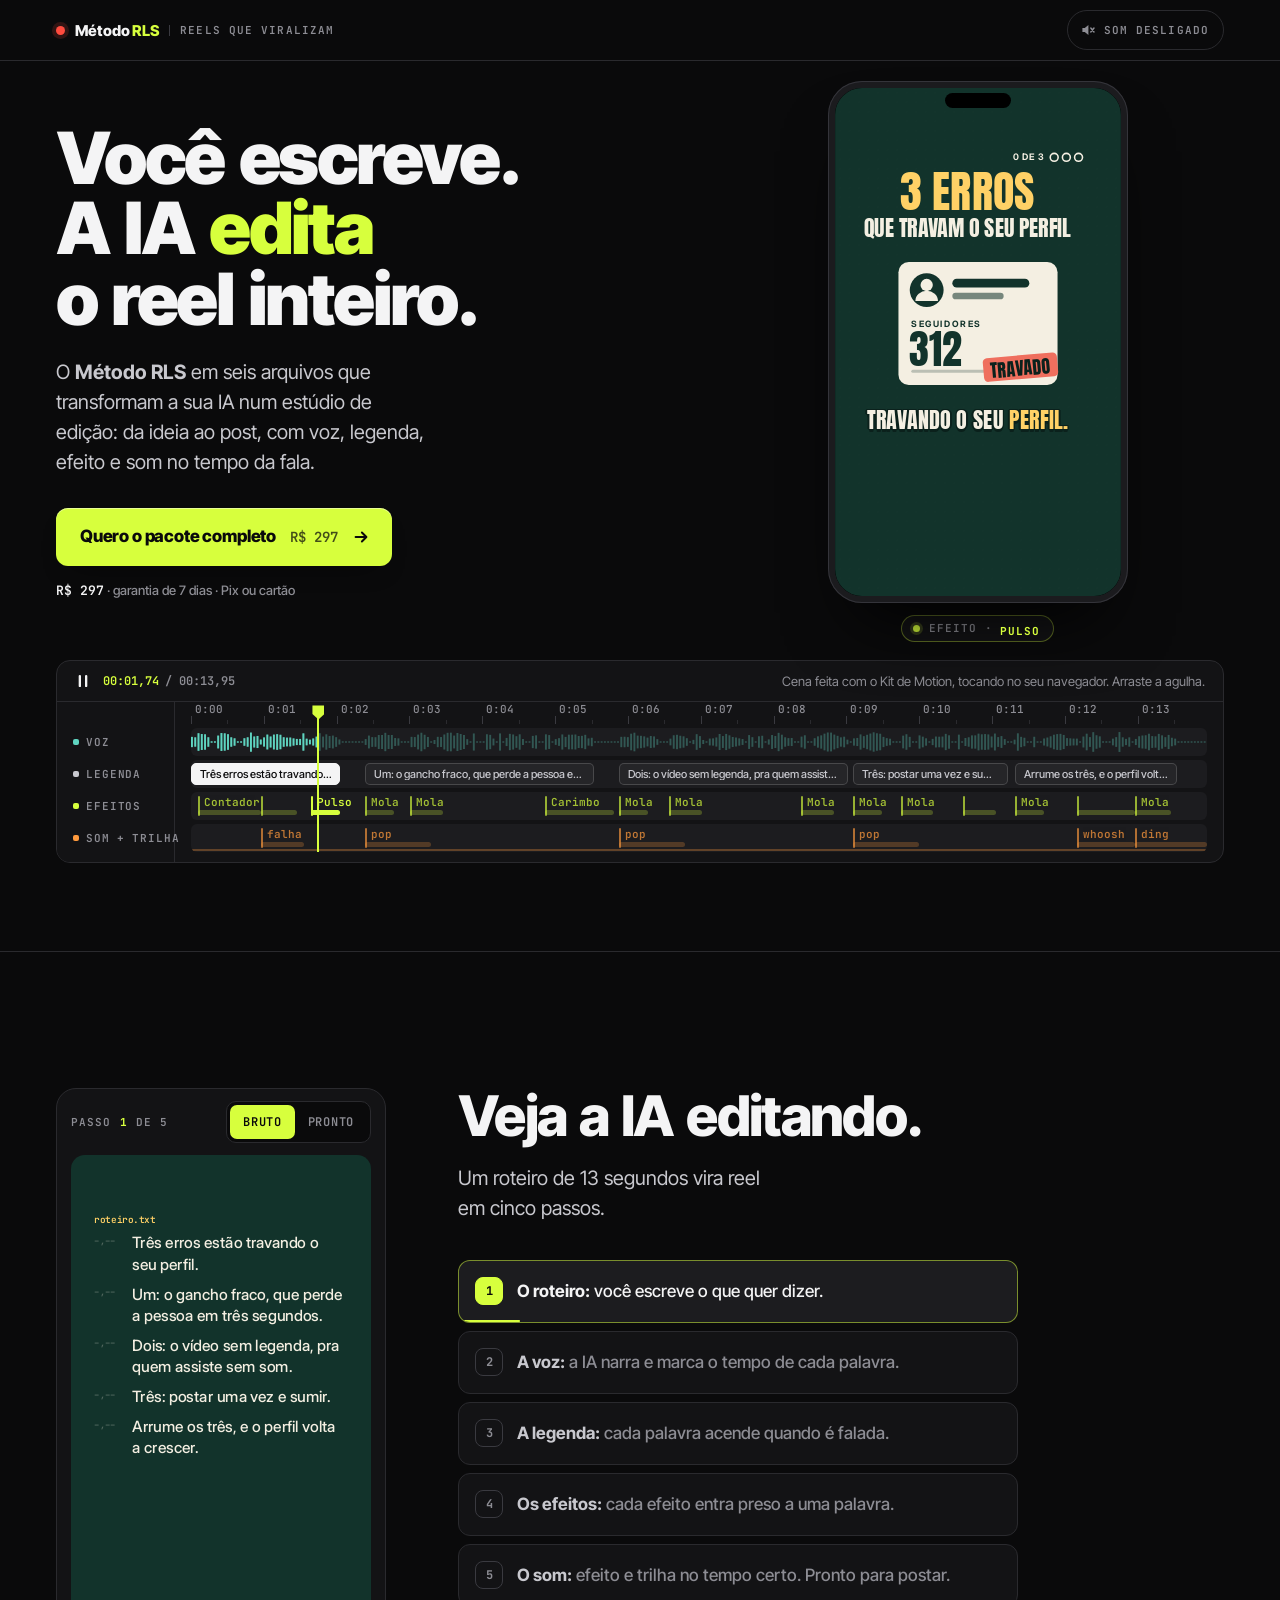
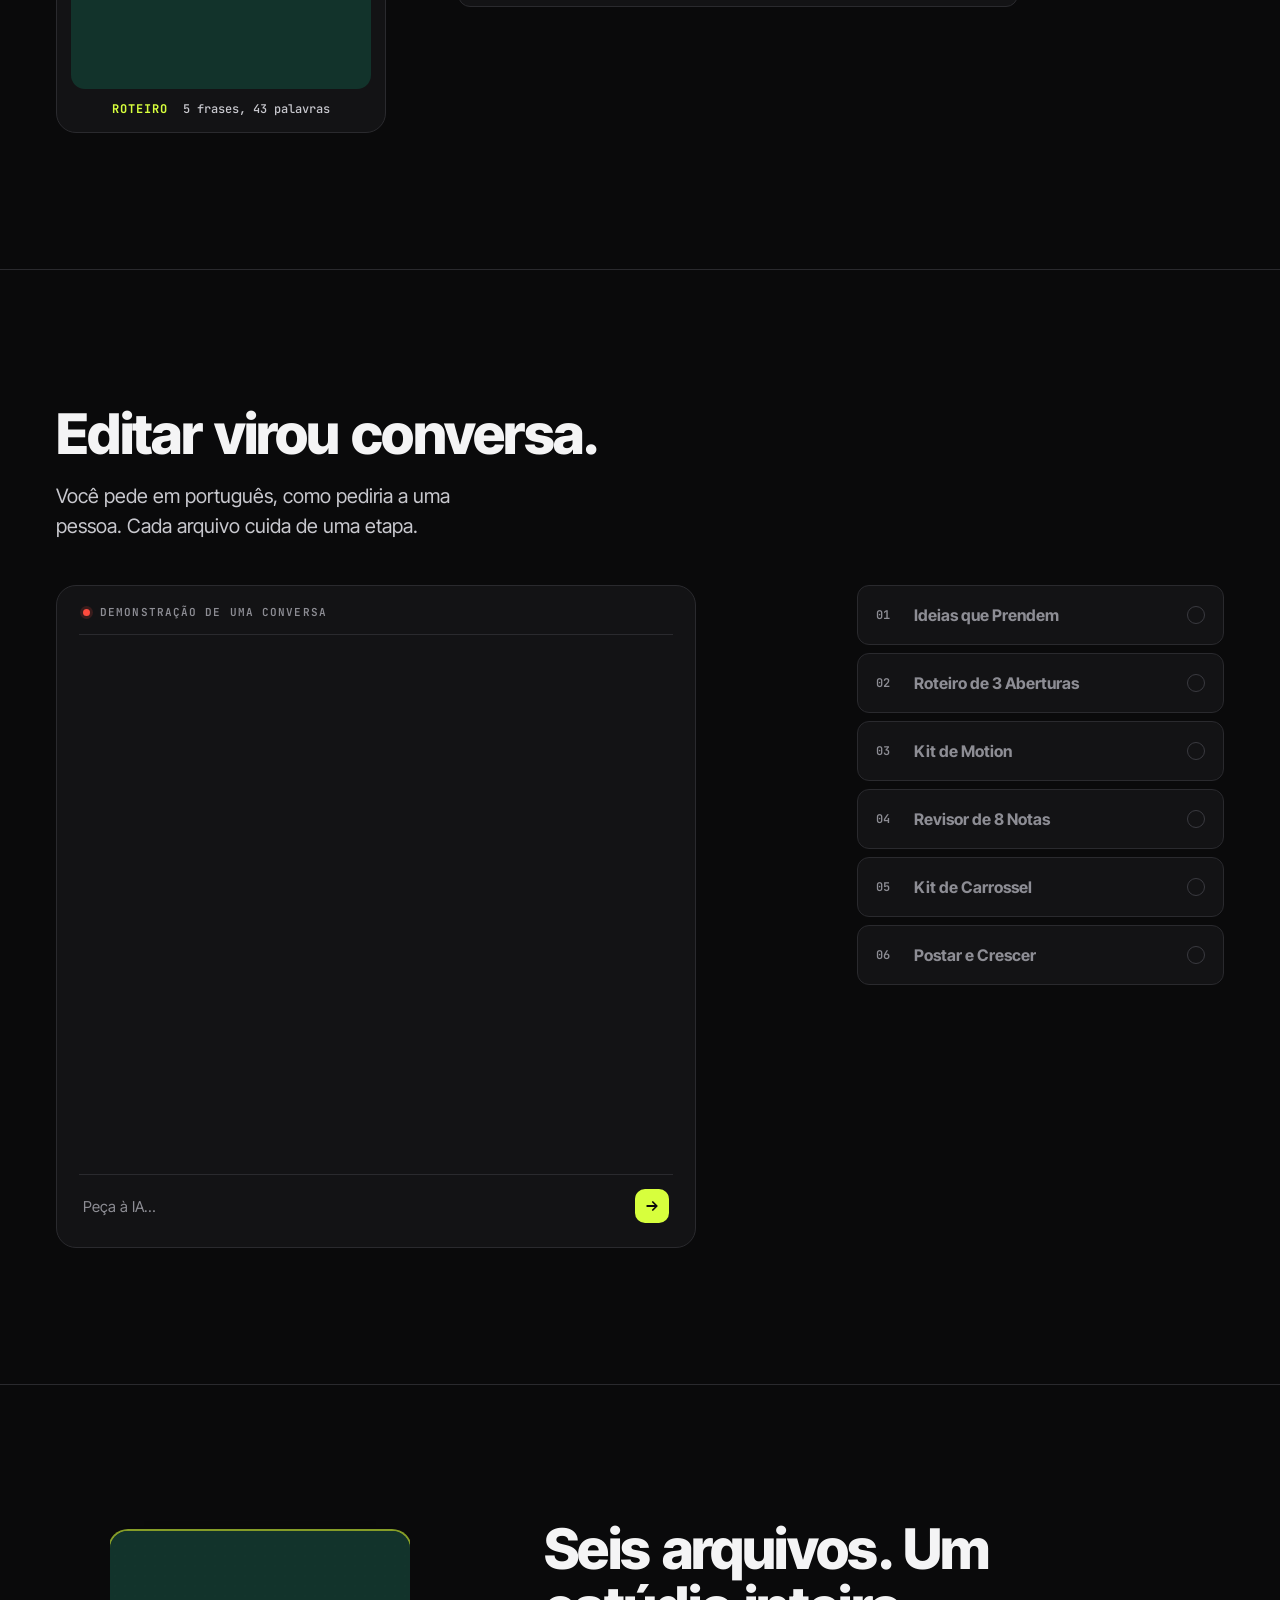
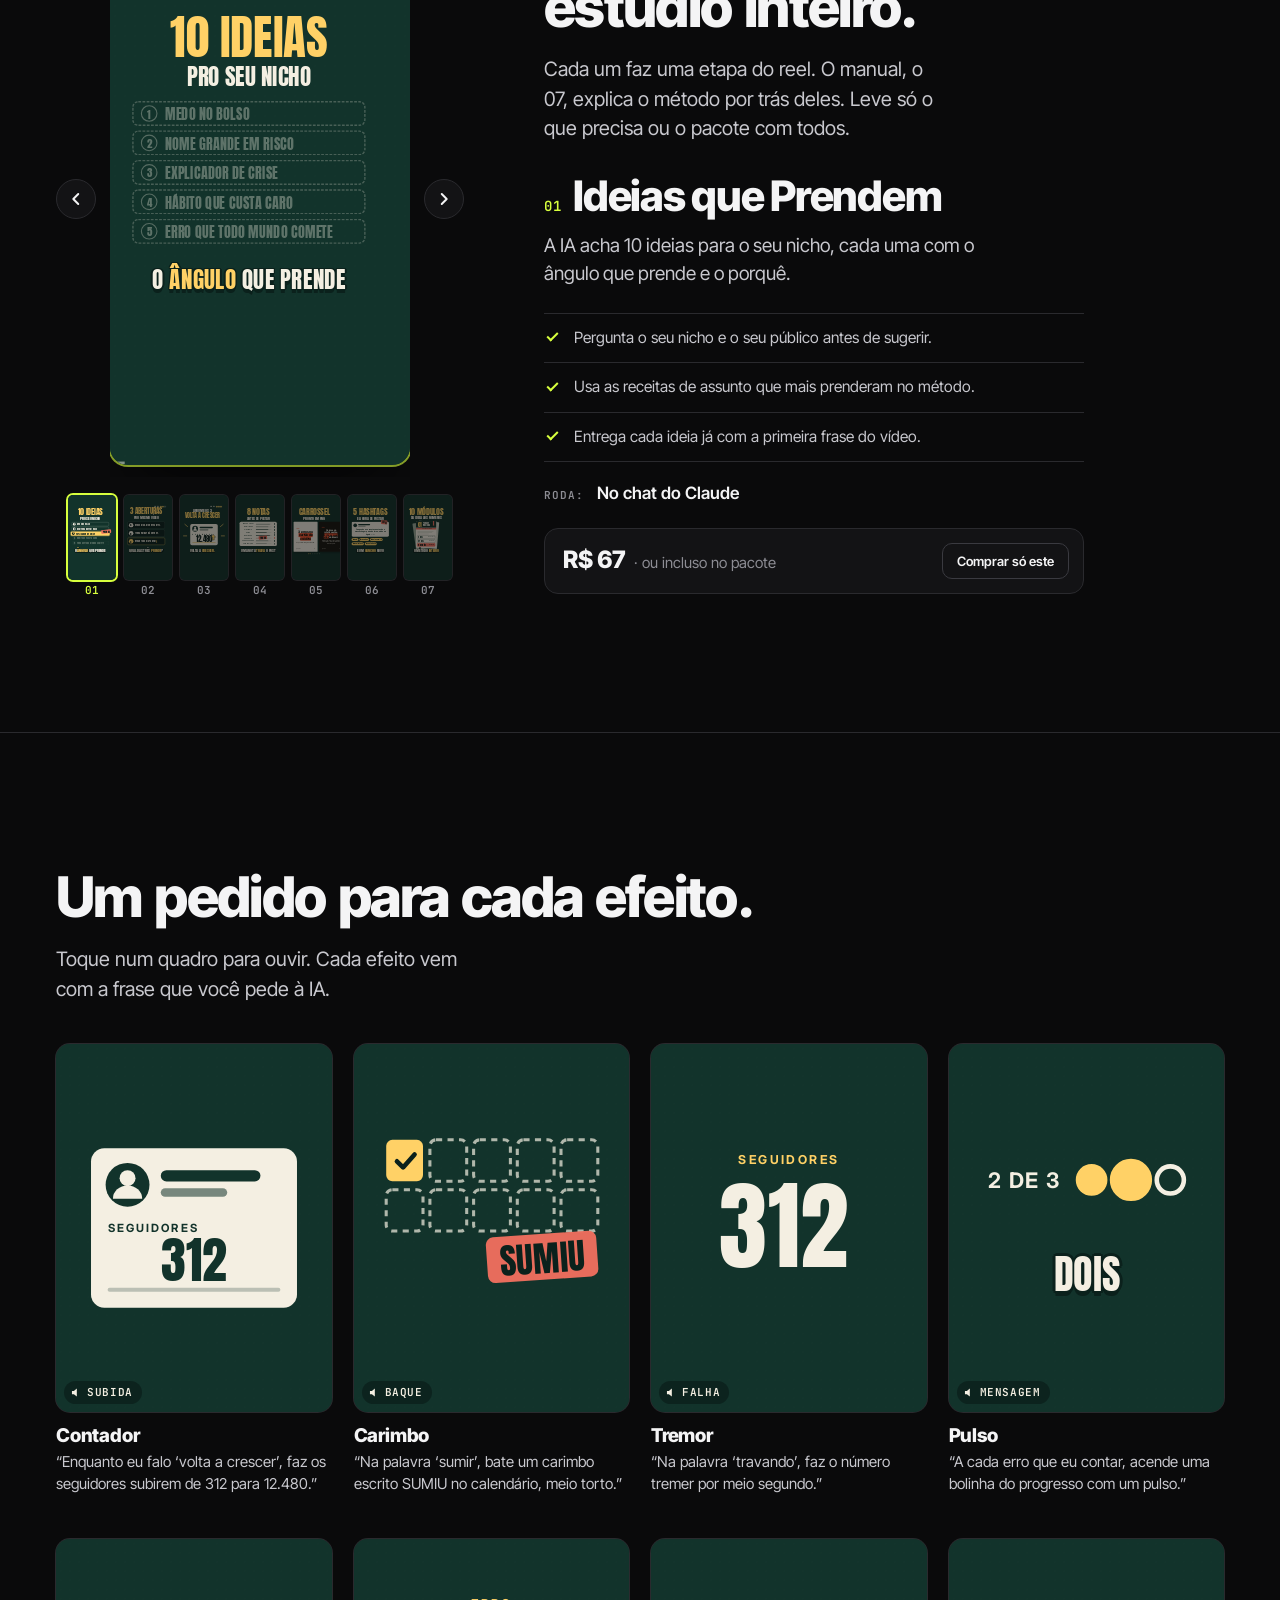
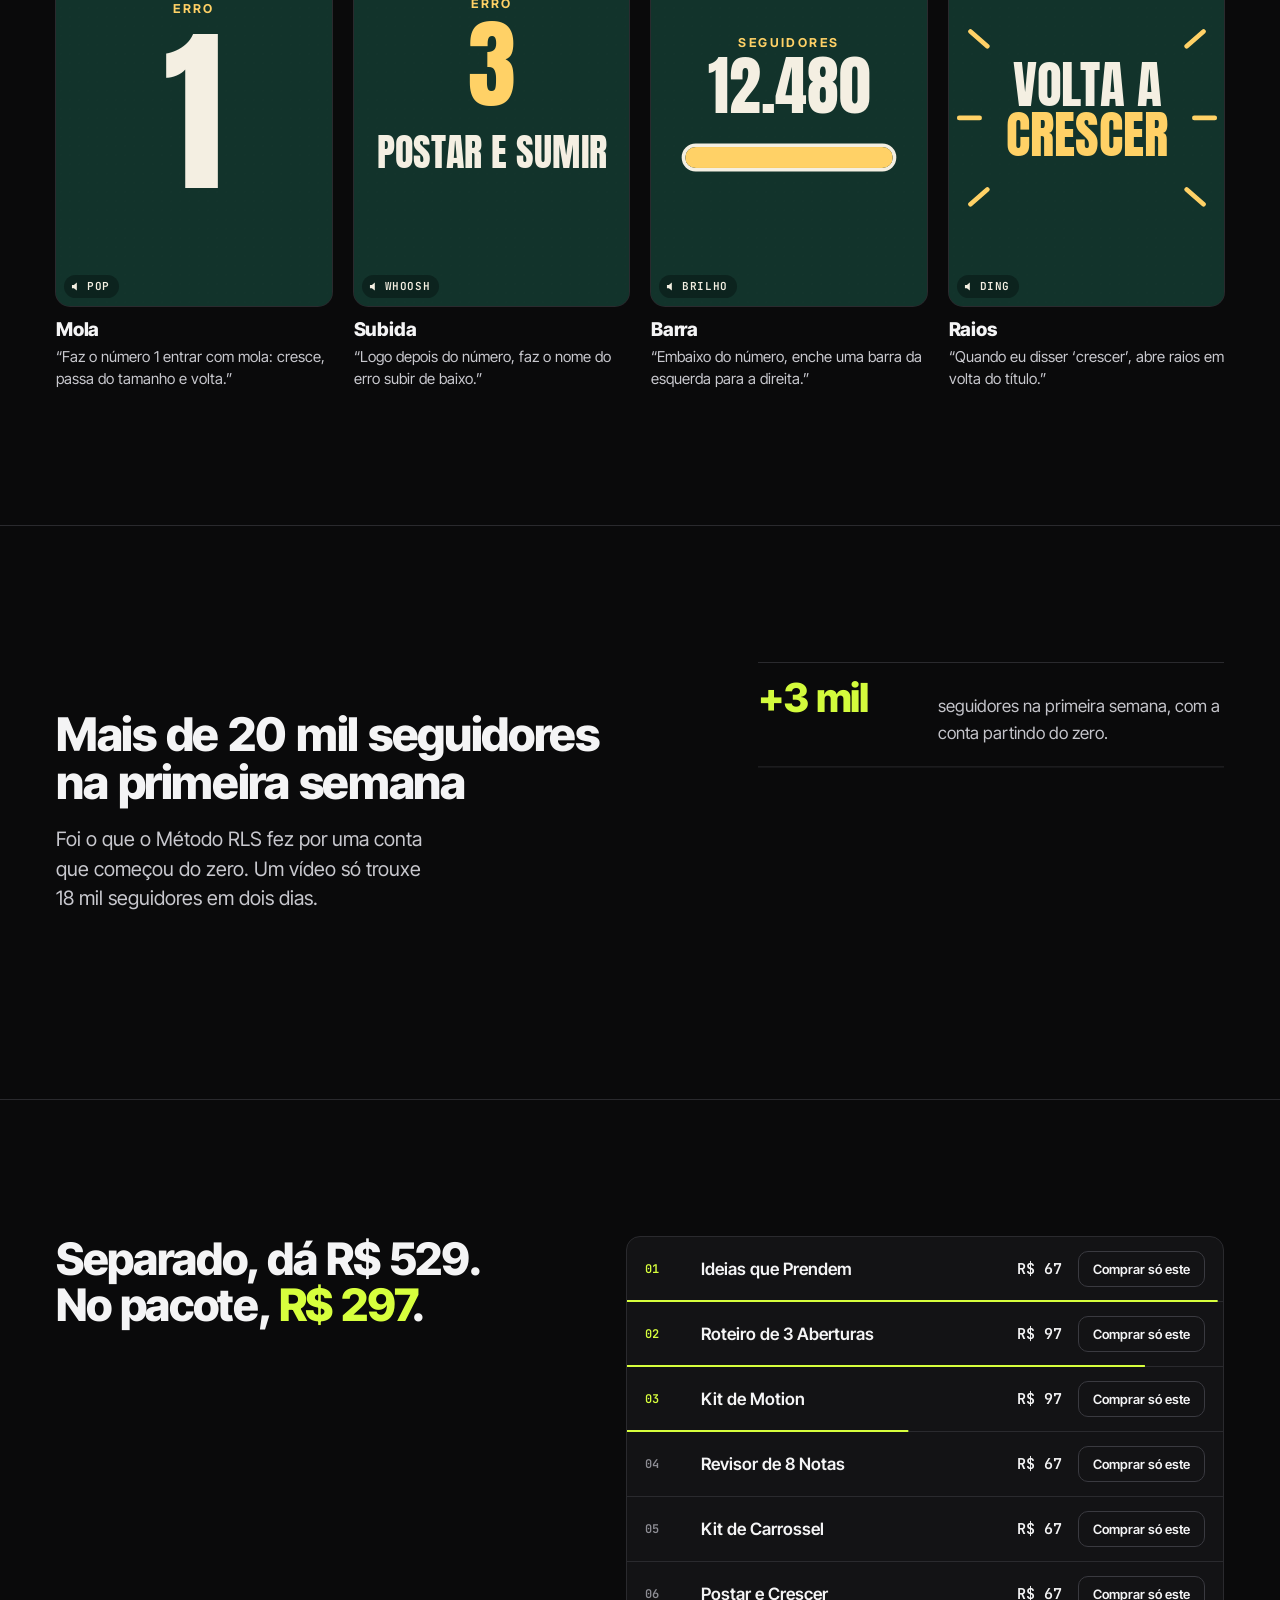
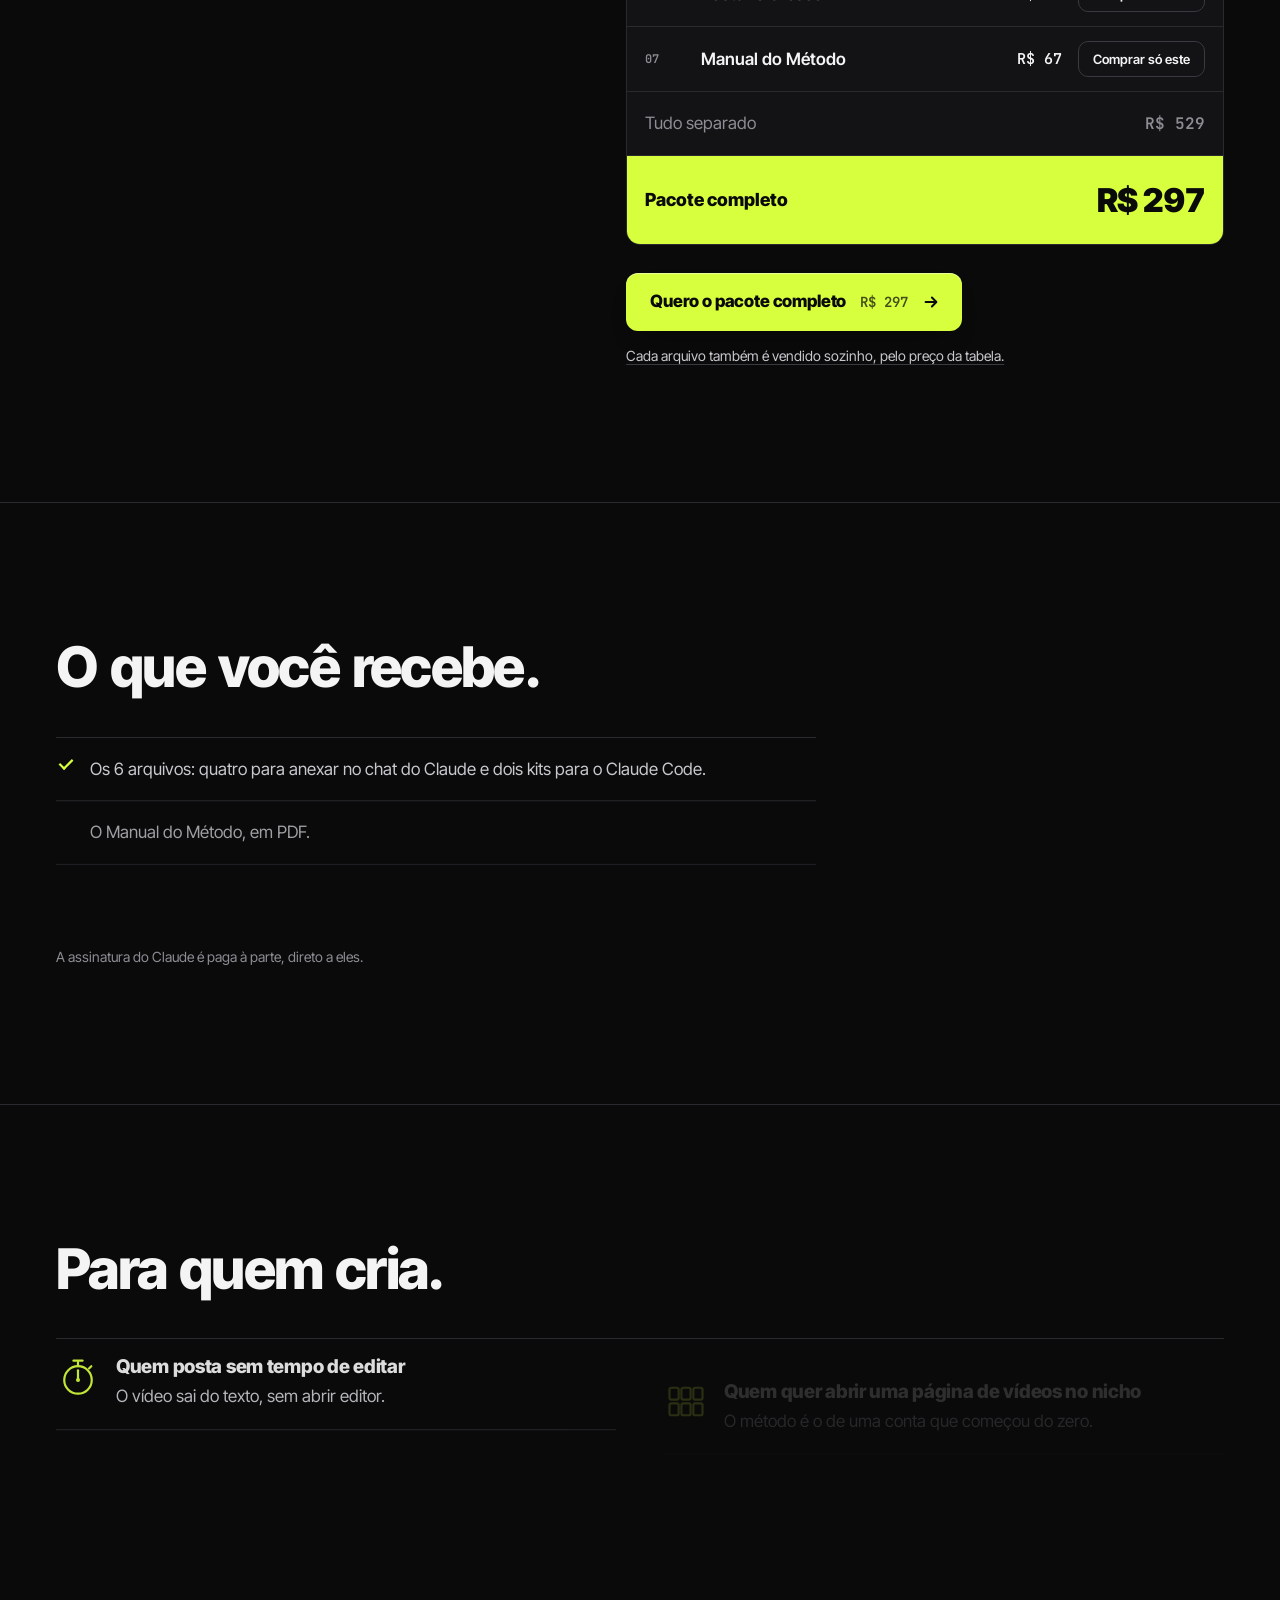
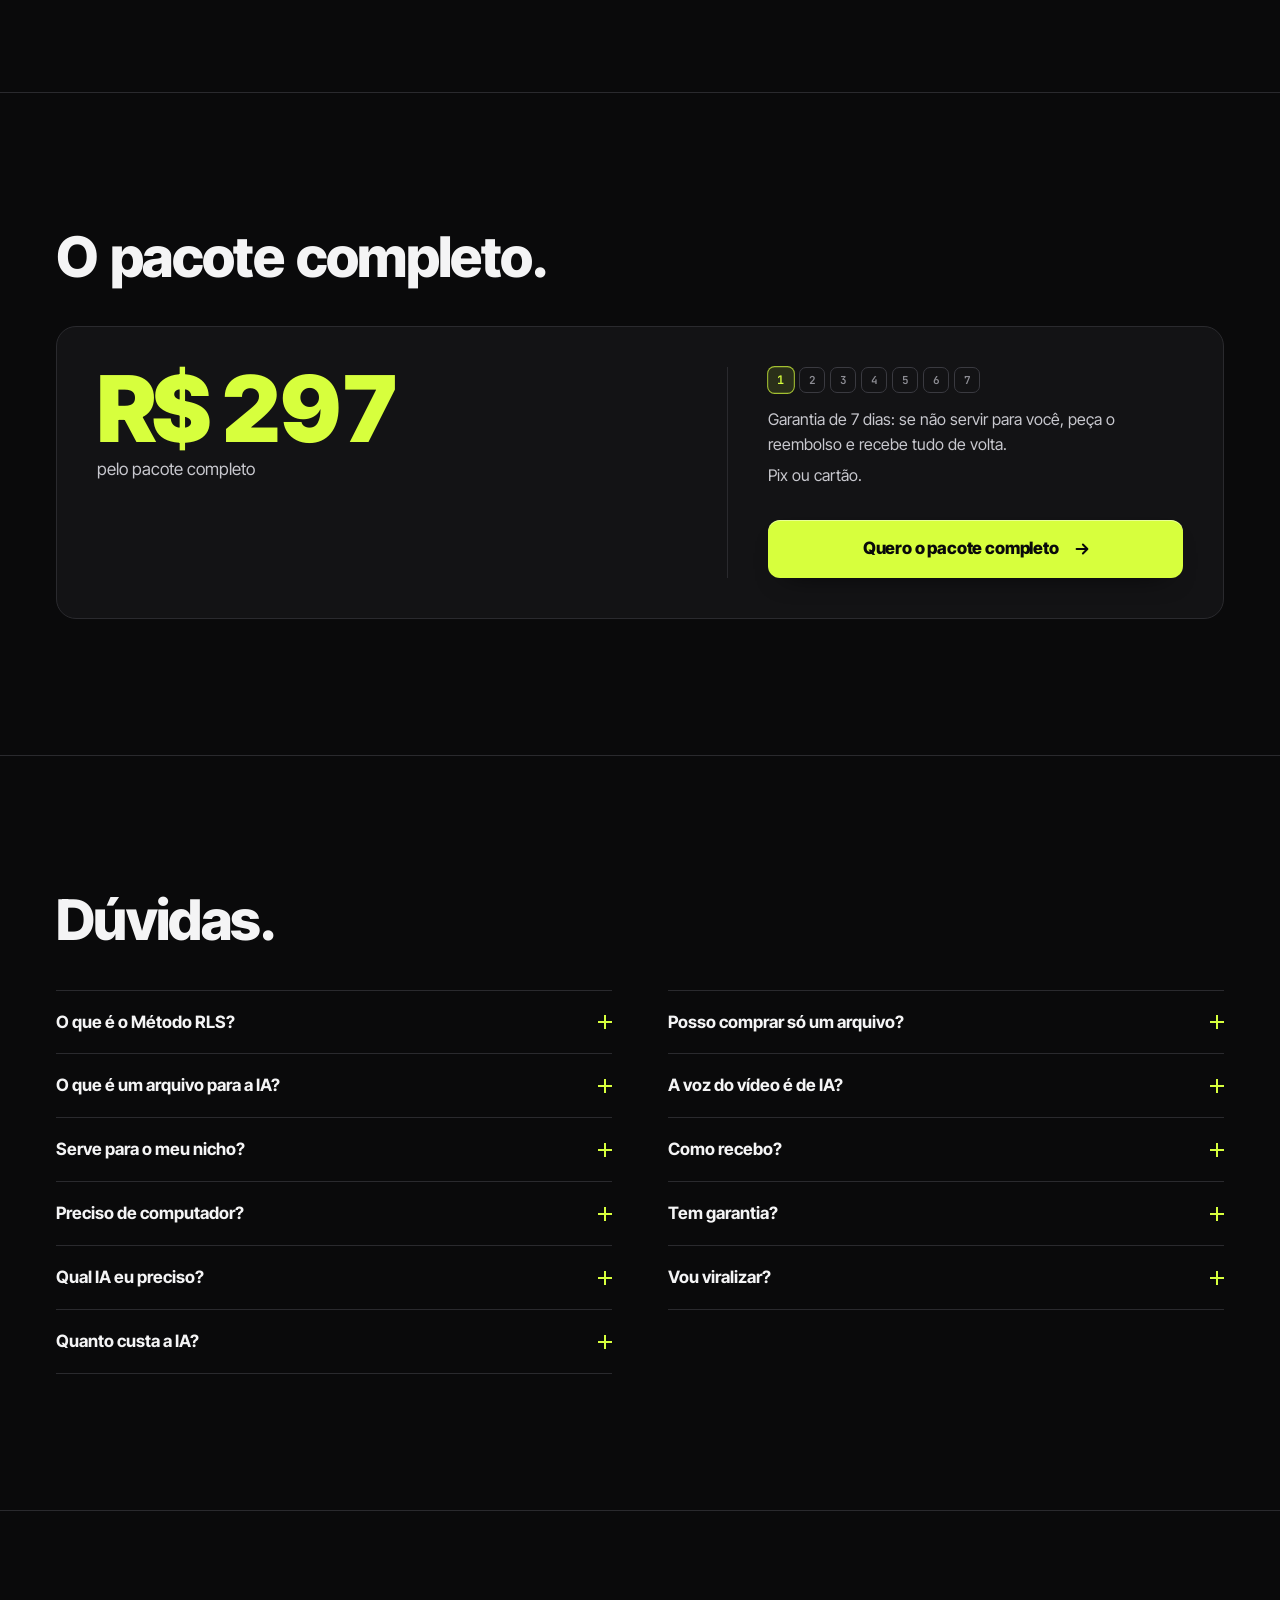
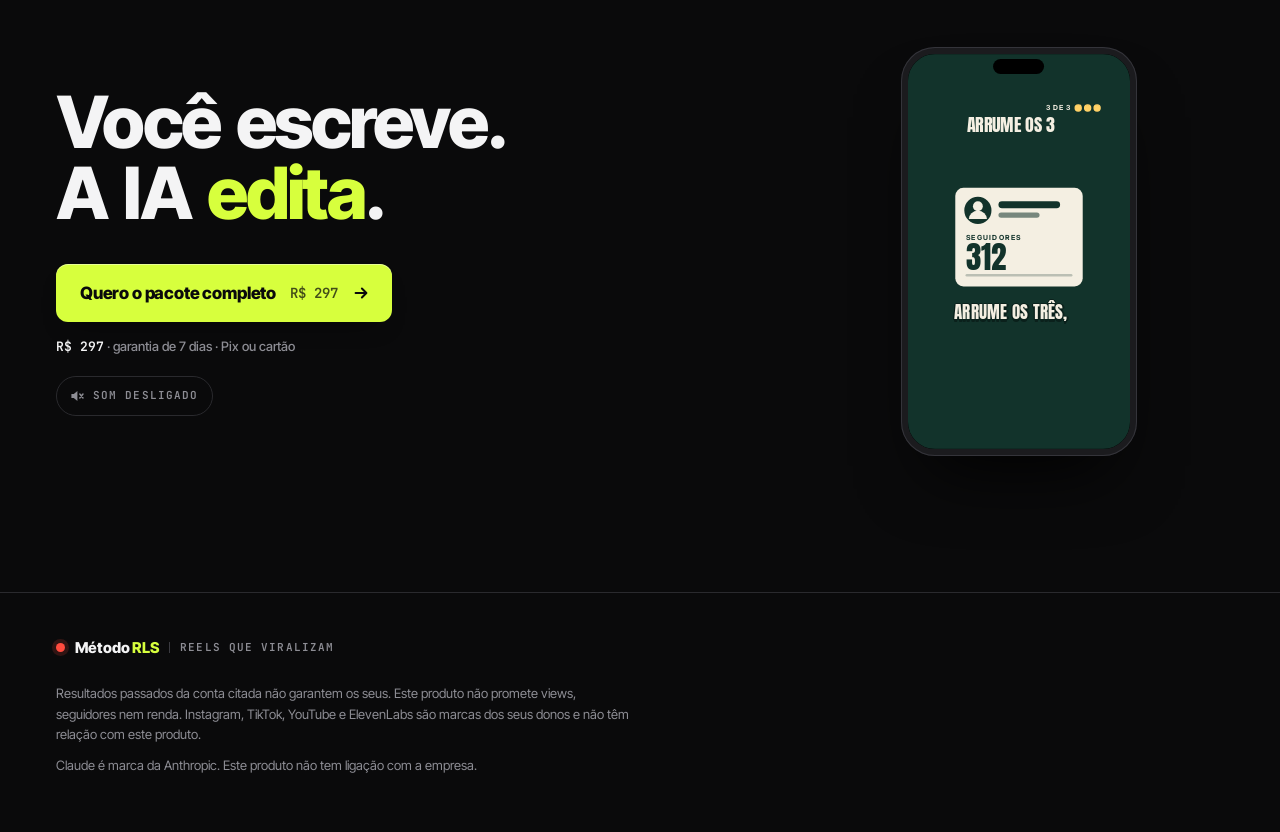
<file: metodorls/index.html>
<!doctype html>
<html lang="pt-BR">
<head>
<meta charset="utf-8">
<title>Método RLS · Reels que Viralizam</title>
<link rel="canonical" href="https://reelsqueviralizam.com.br/">
<meta http-equiv="refresh" content="0; url=/">
<script>location.replace('/' + location.search)</script>
</head>
<body><a href="/">Método RLS</a></body>
</html>
</file>
<file: css/site.css>
/* Reels que Viralizam: página de venda.
   O site tem cara de editor de vídeo (escuro, linhas finas, verde-lima no que está ativo);
   o reel, dentro dele, tem as cores da cena que o kit entrega. Celular primeiro: as regras sem @media valem para 375 px. */

/* ---------- paleta, letras e medidas ---------- */

:root {
  /* o editor */
  --fundo: #0a0a0b;
  --painel: #131315;
  --painel-2: #1c1c1f;
  --linha: #2a2a2e;
  --linha-forte: #3a3a40;
  --texto: #f4f4f5;
  --texto-suave: #c8c8ce;
  --apagado: #8d8d94;
  --lima: #d7ff3d;
  --lima-claro: #e4ff7a;
  --sobre-lima: #0a0a0b;
  --rec: #ff4b3e;
  --voz: #5fd4c0;
  --som: #ff9a3d;
  /* o reel dentro do site (cenas em código, capas, parede de efeitos): a paleta da cena
     que o kit entrega de verdade, a de pagina/demo/cena.html */
  --reel-fundo: #12332b;
  --reel-tinta: #f4efe2;
  --reel-destaque: #ffd166;
  --reel-alerta: #ef6f5e;
  --reel-sombra: #0b211c;
  --reel-manchete: 'Anton', 'Arial Narrow', sans-serif;
  --reel-texto: 'Inter', system-ui, 'Segoe UI', sans-serif;

  --fonte: 'Inter Tight', system-ui, -apple-system, 'Segoe UI', sans-serif;
  --mono: 'JetBrains Mono', ui-monospace, 'SFMono-Regular', Consolas, monospace;

  --largura: 1200px;           /* largura do conteúdo */
  --margem: 20px;              /* respiro nas laterais */
  --secao: 64px;               /* respiro em cima e embaixo de cada seção (celular) */
  --raio: 14px;
  --raio-botao: 12px;
  --curva: cubic-bezier(.16, 1, .3, 1);   /* saída exponencial */
}
@media (min-width: 640px) {
  :root { --margem: 32px; --secao: 112px; }
}
@media (min-width: 1024px) {
  :root { --margem: 56px; --secao: 136px; }
}

/* ---------- base ---------- */

*, *::before, *::after { box-sizing: border-box; }

html {
  color-scheme: dark;
  scroll-behavior: smooth;
  scrollbar-color: var(--linha-forte) var(--fundo);
  -webkit-text-size-adjust: 100%;
  text-size-adjust: 100%;
}

body {
  margin: 0;
  background: var(--fundo);
  color: var(--texto);
  font: 400 1.0625rem/1.55 var(--fonte);
  caret-color: var(--lima);
  -webkit-font-smoothing: antialiased;
  -moz-osx-font-smoothing: grayscale;
  text-rendering: optimizeLegibility;
}

[hidden] { display: none !important; }

img, video { display: block; max-width: 100%; }

a { color: inherit; text-decoration-thickness: 1px; text-underline-offset: .22em; }

::selection { background: var(--lima); color: var(--sobre-lima); }

:focus-visible { outline: 2px solid var(--lima); outline-offset: 3px; }
[tabindex="-1"]:focus:not(:focus-visible) { outline: none; }

button { font: inherit; color: inherit; }

/* só para leitor de tela */
.so-leitor {
  position: absolute; width: 1px; height: 1px; padding: 0; margin: -1px;
  overflow: hidden; clip: rect(0 0 0 0); white-space: nowrap; border: 0;
}

/* ---------- letras ---------- */

h1, h2, h3 { margin: 0; color: var(--texto); font-family: var(--fonte); text-wrap: balance; }
h1, h2 { word-spacing: .06em; }

h1 {
  font-weight: 900;
  font-size: clamp(2.625rem, 1.5rem + 4.6vw, 4.5rem);
  line-height: .98;
  letter-spacing: -.035em;
}

h2 {
  font-weight: 800;
  font-size: clamp(2.125rem, 1.45rem + 2.8vw, 3.5rem);
  line-height: 1.03;
  letter-spacing: -.03em;
}

h3 { font-weight: 700; font-size: 1.25rem; line-height: 1.25; letter-spacing: -.01em; }

h1 em, h2 em { font-style: normal; color: var(--lima); }

/* um verso por linha num título: a quebra cai entre as frases, não no meio delas */
h1 .verso, h2 .verso { display: block; }

p { margin: 0; text-wrap: pretty; }
li { text-wrap: pretty; }

.sub {
  margin-top: 18px;
  max-width: 40ch;
  color: var(--texto-suave);
  font-size: clamp(1.0625rem, 1rem + .3vw, 1.25rem);
  line-height: 1.5;
}

.lima { color: var(--lima); }

/* preço e contagem nunca quebram no meio ("R$" de um lado, "147" do outro) */
[data-preco], [data-preco-cheio], [data-preco-produto], [data-soma], [data-desconto], [data-contador] { white-space: nowrap; }

/* rótulo de editor: nome de faixa, unidade, legenda de número */
.rotulo {
  font: 600 .6875rem/1.2 var(--mono);
  letter-spacing: .1em;
  text-transform: uppercase;
  color: var(--apagado);
}

/* linha miúda sob um botão: preço, prazo, garantia */
.letrinha {
  margin-top: 14px;
  color: var(--apagado);
  font: 500 .8125rem/1.55 var(--fonte);
}
.letrinha [data-preco] { color: var(--texto); font-family: var(--mono); font-weight: 600; }

/* ---------- grade ---------- */

.conteudo {
  width: 100%;
  max-width: calc(var(--largura) + 2 * var(--margem));
  margin-inline: auto;
  padding-inline: var(--margem);
}

.secao {
  padding-block: var(--secao);
  border-top: 1px solid var(--linha);
}

/* ---------- botões ---------- */

.botao {
  display: inline-flex;
  align-items: center;
  justify-content: center;
  gap: 6px 10px;
  flex-wrap: wrap;
  min-height: 58px;
  padding: 16px 18px;
  border: 0;
  border-radius: var(--raio-botao);
  background: var(--lima);
  color: var(--sobre-lima);
  font: 800 1.0625rem/1.15 var(--fonte);
  letter-spacing: -.01em;
  text-align: center;
  text-decoration: none;
  cursor: pointer;
  box-shadow: inset 0 1px 0 rgba(255, 255, 255, .45), 0 12px 28px -18px rgba(0, 0, 0, .9);
  transition: transform .25s var(--curva), background-color .2s;
}
.botao:hover { background: var(--lima-claro); transform: translateY(-1px); }
.botao:active { transform: translateY(0) scale(.985); }
.botao-preco { font: 600 .875rem/1 var(--mono); letter-spacing: 0; opacity: .72; }
.botao .seta { flex: none; width: 18px; height: 18px; transition: transform .3s var(--curva); }
.botao:hover .seta { transform: translateX(3px); }
@media (min-width: 560px) {
  .botao { gap: 8px 14px; padding: 16px 22px 16px 24px; }
}

/* botão pequeno, de contorno: "comprar só este" */
.botao-mini {
  display: inline-flex;
  align-items: center;
  min-height: 36px;
  padding: 8px 14px;
  border: 1px solid var(--linha-forte);
  border-radius: 10px;
  color: var(--texto);
  font: 600 .8125rem/1 var(--fonte);
  text-decoration: none;
  white-space: nowrap;
  transition: border-color .2s, color .2s, background-color .2s;
}
.botao-mini:hover { border-color: var(--lima); color: var(--lima); background: rgba(215, 255, 61, .06); }

/* luz de gravação */
.rec {
  flex: none;
  width: 9px;
  height: 9px;
  border-radius: 50%;
  background: var(--rec);
  box-shadow: 0 0 0 4px rgba(255, 75, 62, .16);
}

/* ---------- 1. faixa da Black ---------- */

.black {
  display: flex;
  flex-wrap: wrap;
  align-items: center;
  justify-content: center;
  gap: 4px 10px;
  padding: 10px var(--margem);
  background: var(--painel);
  border-bottom: 1px solid var(--linha);
  color: var(--texto-suave);
  font: 500 .8125rem/1.4 var(--fonte);
  text-align: center;
  text-decoration: none;
}
.black-selo {
  display: inline-flex;
  align-items: center;
  gap: 8px;
  color: var(--lima);
  font: 700 .75rem/1 var(--mono);
  letter-spacing: .16em;
}
.black .rec { width: 7px; height: 7px; box-shadow: 0 0 0 3px rgba(255, 75, 62, .18); transition: opacity .45s ease-out; }
.black[data-pulso="1"] .rec { opacity: .3; }
.black b { color: var(--texto); font-weight: 700; }
.black-oferta::before, .black-prazo::before { content: '·'; margin-right: 10px; color: var(--apagado); }
.black .black-contador { color: var(--lima); font: 600 .8125rem/1 var(--mono); font-variant-numeric: tabular-nums; }
.black:hover .black-oferta { text-decoration: underline; text-decoration-color: var(--linha-forte); }
@media (max-width: 559px) {
  /* no celular o prazo desce para a segunda linha */
  .black-prazo { flex-basis: 100%; }
  .black-prazo::before { content: none; }
}

/* ---------- 2. abertura ---------- */

.topo { border-bottom: 1px solid var(--linha); }
.topo-linha {
  display: flex;
  align-items: center;
  justify-content: space-between;
  gap: 16px;
  min-height: 60px;
}
.marca {
  display: inline-flex;
  align-items: center;
  gap: 10px;
  font: 800 .9375rem/1 var(--fonte);
  letter-spacing: -.005em;
  white-space: nowrap;
}
/* o nome do método na frente; o nome do produto ao lado, mais baixo (some em tela estreita) */
.marca-sub {
  padding-left: 10px;
  border-left: 1px solid var(--linha-forte);
  color: var(--apagado);
  font: 600 .6875rem/1 var(--mono);
  letter-spacing: .1em;
  text-transform: uppercase;
}
@media (max-width: 479px) { .topo .marca-sub { display: none; } }

/* chave de som, como o botão de mudo de uma faixa */
.chave-som {
  display: inline-flex;
  align-items: center;
  gap: 8px;
  min-height: 40px;
  padding: 0 14px 0 12px;
  border: 1px solid var(--linha);
  border-radius: 99px;
  background: transparent;
  color: var(--apagado);
  font: 600 .6875rem/1 var(--mono);
  letter-spacing: .1em;
  text-transform: uppercase;
  cursor: pointer;
  transition: color .2s, border-color .2s;
}
.chave-som:hover { color: var(--texto); border-color: var(--linha-forte); }
.chave-som svg { flex: none; width: 16px; height: 16px; }
@media (max-width: 359px) {
  /* tela muito estreita: o ícone mostra o estado; o aria-pressed diz ao leitor de tela */
  .chave-som [data-som-estado] { display: none; }
}
.chave-som .icone-ligado { display: none; }
.chave-som[aria-pressed="true"] { color: var(--lima); border-color: rgba(215, 255, 61, .35); }
.chave-som[aria-pressed="true"] .icone-ligado { display: block; }
.chave-som[aria-pressed="true"] .icone-mudo { display: none; }

/* No celular a primeira tela já mostra a manchete e o reel tocando, com a linha do tempo logo embaixo;
   o texto e o botão vêm depois (o botão fixo cobre o resto). */
.abertura-grade {
  display: grid;
  grid-template-columns: minmax(0, 1fr);
  grid-template-areas: "titulo" "vitrine" "linha" "texto";
  padding-block: 20px 56px;
}
.abertura-titulo { grid-area: titulo; margin-bottom: 20px; }
.abertura-texto { grid-area: texto; padding-top: 30px; }
.abertura .sub { margin-top: 0; max-width: 34ch; }
.abertura .botao { width: 100%; margin-top: 26px; }

/* o celular: a moldura é do site; a tela é o espaço do vídeo */
.vitrine { grid-area: vitrine; display: grid; justify-items: center; }
.fone {
  position: relative;
  width: min(54vw, 204px);
  padding: 6px;
  border-radius: 30px;
  background: #1b1b1e;
  box-shadow: inset 0 0 0 1px #34343a, 0 40px 70px -30px rgba(0, 0, 0, .95);
}
.fone .bolha {
  position: absolute;
  top: 12px;
  left: 50%;
  z-index: 2;
  width: 22%;
  height: 15px;
  border-radius: 99px;
  background: #000;
  transform: translateX(-50%);
}
/* a tela é 9:16 exato (a moldura fica fora da conta), para o reel não ganhar tarja */
.tela { position: relative; width: 100%; aspect-ratio: 9 / 16; overflow: hidden; border-radius: 24px; background: #000; }
.tela iframe, .tela video {
  display: block;
  width: 100%;
  height: 100%;
  border: 0;
  object-fit: cover;
  pointer-events: none;          /* o toque passa para a página (é ele que liga o som) */
}

/* o selo sob o celular: o nome do efeito que está acontecendo, aceso em lima */
.selo-efeito {
  display: inline-flex;
  align-items: center;
  gap: 7px;
  margin-top: 12px;
  padding: 7px 13px 7px 11px;
  border: 1px solid var(--linha);
  border-radius: 99px;
  background: var(--painel);
  color: var(--apagado);
  font: 600 .6875rem/1 var(--mono);
  letter-spacing: .1em;
  text-transform: uppercase;
  white-space: nowrap;
  transition: border-color .25s;
}
.selo-luz { flex: none; width: 7px; height: 7px; margin-right: 2px; border-radius: 50%; background: var(--linha-forte); transition: background-color .2s, box-shadow .2s; }
.selo-efeito b { display: inline-block; color: var(--texto-suave); font-weight: 700; transition: color .2s; }
.selo-efeito.aceso { border-color: rgba(215, 255, 61, .38); }
.selo-efeito.aceso .selo-luz { background: var(--lima); box-shadow: 0 0 0 3px rgba(215, 255, 61, .18); }
.selo-efeito.aceso b { color: var(--lima); }

@media (min-width: 560px) {
  .abertura .botao { width: auto; }
  .fone { width: 236px; padding: 7px; border-radius: 34px; }
  .tela { border-radius: 27px; }
}

/* ---------- a linha do tempo da abertura ---------- */

/* No celular ela ocupa a largura toda e rola de lado só por dentro; os nomes das faixas ficam presos à esquerda. */
.linha {
  --faixa-alto: 28px;
  --faixa-vao: 4px;
  --regua-alto: 22px;
  --rotulos: 80px;
  --px-s: 84px;                  /* pixels por segundo quando a linha rola */
  grid-area: linha;
  display: grid;
  grid-template-columns: auto minmax(0, 1fr);
  grid-template-areas: "rolagem rolagem" "tocar tempo" "legenda legenda";
  align-items: center;
  margin: 18px calc(-1 * var(--margem)) 0;
  border-block: 1px solid var(--linha);
  background: var(--painel);
  -webkit-user-select: none;
  user-select: none;
}
.linha-tocar {
  grid-area: tocar;
  display: grid;
  place-items: center;
  width: 40px;
  height: 40px;
  margin: 4px 0 4px calc(var(--margem) - 10px);
  border: 0;
  border-radius: 10px;
  background: transparent;
  color: var(--texto);
  cursor: pointer;
  transition: background-color .2s, color .2s;
}
.linha-tocar:hover { background: var(--painel-2); color: var(--lima); }
.linha-tocar svg { width: 18px; height: 18px; }
.linha .icone-tocar, .linha.pausada .icone-pausar { display: none; }
.linha.pausada .icone-tocar { display: block; }
.linha-tempo {
  grid-area: tempo;
  display: flex;
  align-items: baseline;
  gap: 6px;
  padding-right: var(--margem);
  color: var(--apagado);
  font: 600 .75rem/1 var(--mono);
  font-variant-numeric: tabular-nums;
  white-space: nowrap;
}
.linha-tempo b { color: var(--lima); font-weight: 600; }
.linha-legenda {
  grid-area: legenda;
  padding: 11px var(--margem) 13px;
  border-top: 1px solid var(--linha);
  color: var(--apagado);
  font-size: .8125rem;
  line-height: 1.45;
}
.linha-rolagem {
  grid-area: rolagem;
  overflow-x: auto;
  overflow-y: hidden;
  overscroll-behavior-x: contain;
  scrollbar-width: none;
  border-bottom: 1px solid var(--linha);
}
.linha-rolagem::-webkit-scrollbar { display: none; }
.linha-miolo { display: flex; width: max-content; min-width: 100%; }

.linha-rotulos {
  position: sticky;
  left: 0;
  z-index: 3;
  flex: none;
  width: var(--rotulos);
  margin: 0;
  padding: var(--regua-alto) 0 10px;
  list-style: none;
  border-right: 1px solid var(--linha);
  background: var(--painel);
}
.linha-rotulos li {
  display: flex;
  align-items: center;
  gap: 7px;
  height: var(--faixa-alto);
  margin-top: var(--faixa-vao);
  padding-left: calc(var(--margem) - 6px);
  color: var(--apagado);
  font: 600 .6875rem/1 var(--mono);
  letter-spacing: .08em;
  text-transform: uppercase;
  white-space: nowrap;
}
.linha-rotulos li::before { content: ''; flex: none; width: 6px; height: 6px; border-radius: 2px; background: var(--cor-faixa); }
.linha-rotulos small { display: none; font: inherit; color: var(--apagado); }
.rotulo-voz { --cor-faixa: var(--voz); }
.rotulo-legenda { --cor-faixa: var(--texto-suave); }
.rotulo-efeitos { --cor-faixa: var(--lima); }
.rotulo-som { --cor-faixa: var(--som); }

/* a área que se arrasta: o dedo de lado move a agulha; de cima para baixo, rola a página */
.linha-pista { flex: 1 0 auto; padding: 0 14px 10px; touch-action: pan-y; cursor: pointer; outline-offset: -3px; }
.faixas { position: relative; width: calc(var(--duracao, 13.95) * var(--px-s)); }
.linha.arrastando, .linha.arrastando .linha-pista { cursor: grabbing; }

.regua { position: relative; height: var(--regua-alto); }
.tique { position: absolute; bottom: 0; width: 1px; height: 8px; background: var(--linha-forte); }
.tique.meio { height: 4px; background: var(--linha); }
.tique-n { position: absolute; bottom: 9px; padding-left: 4px; color: var(--apagado); font: 500 .6875rem/1 var(--mono); font-variant-numeric: tabular-nums; }

.faixa { position: relative; height: var(--faixa-alto); margin-top: var(--faixa-vao); overflow: hidden; border-radius: 6px; background: var(--painel-2); }

/* VOZ: a onda; a parte já falada acende */
.onda { position: absolute; inset: 4px 0; opacity: .32; }
.onda svg { display: block; width: 100%; height: 100%; fill: var(--voz); }
.onda-tocada { opacity: 1; clip-path: inset(0 100% 0 0); }

/* LEGENDA: uma frase por bloco */
.bloco {
  position: absolute;
  top: 3px;
  bottom: 3px;
  display: flex;
  align-items: center;
  padding: 0 8px;
  overflow: hidden;
  border: 1px solid rgba(255, 255, 255, .16);
  border-radius: 5px;
  background: rgba(255, 255, 255, .045);
  color: var(--texto-suave);
  font: 500 .6875rem/1 var(--fonte);
  white-space: nowrap;
}
.bloco span { overflow: hidden; text-overflow: ellipsis; }
.bloco.ativo { border-color: var(--texto); background: var(--texto); color: var(--fundo); }

/* EFEITOS e SOM: a marca começa na palavra exata (o traço) e a barra mostra quanto o efeito dura */
.marcador { position: absolute; top: 0; bottom: 0; color: var(--lima); }
.marcador-som { color: var(--som); }
.marcador::before { content: ''; position: absolute; left: 0; top: 4px; bottom: 4px; width: 2px; border-radius: 1px; background: currentColor; opacity: .65; }
.marcador-barra { position: absolute; left: 0; right: 0; bottom: 5px; height: 5px; border-radius: 3px; background: currentColor; opacity: .24; }
.marcador-nome { position: absolute; left: 6px; top: 5px; font: 600 .6875rem/1 var(--mono); white-space: nowrap; opacity: .72; }
.marcador.sem-nome .marcador-nome { visibility: hidden; }
.marcador.ativo::before, .marcador.ativo .marcador-nome { opacity: 1; }
.marcador.ativo .marcador-barra { opacity: 1; }
.trilha { position: absolute; left: 0; right: 0; bottom: 1px; height: 2px; border-radius: 1px; background: var(--som); opacity: .3; }

/* a agulha: lima, de cima a baixo, com a cabeça na régua */
.agulha { position: absolute; top: 0; bottom: 0; left: 0; z-index: 2; width: 0; pointer-events: none; }
.agulha::before { content: ''; position: absolute; top: 10px; bottom: 0; left: -1px; width: 2px; background: var(--lima); }
.agulha-cabeca {
  position: absolute;
  top: 3px;
  left: -6px;
  width: 12px;
  height: 14px;
  background: var(--lima);
  clip-path: polygon(0 0, 100% 0, 100% 62%, 50% 100%, 0 62%);
  transition: transform .2s var(--curva);
}
.linha.arrastando .agulha-cabeca { transform: scale(1.25); }

@media (min-width: 960px) {
  /* manchete e texto à esquerda, o celular à direita; a linha do tempo embaixo, de lado a lado, tudo na
     primeira tela: o celular cresce com a altura da janela */
  .abertura { --acima: 345px; }
  .na-black .abertura { --acima: 384px; }
  .abertura-grade {
    grid-template-columns: minmax(0, 1.12fr) minmax(0, .88fr);
    grid-template-rows: 1fr auto auto 1fr auto;
    grid-template-areas:
      ".      vitrine"
      "titulo vitrine"
      "texto  vitrine"
      ".      vitrine"
      "linha  linha";
    column-gap: 48px;
    padding-block: 20px 88px;
  }
  .abertura-titulo { margin-bottom: 0; }
  .abertura-texto { padding-top: 24px; }
  .abertura .botao { margin-top: 30px; }
  .fone {
    width: clamp(190px, calc((100vh - var(--acima) - 14px) * .5625 + 14px), 300px);
    width: clamp(190px, calc((100svh - var(--acima) - 14px) * .5625 + 14px), 300px);
  }

  .linha {
    --rotulos: 118px;
    --px-s: 0px;
    grid-template-columns: auto auto minmax(0, 1fr);
    grid-template-areas: "tocar tempo legenda" "rolagem rolagem rolagem";
    margin: 18px 0 0;
    overflow: hidden;
    border: 1px solid var(--linha);
    border-radius: var(--raio);
  }
  .linha-tocar { width: 36px; height: 36px; margin: 2px 2px 2px 8px; }
  .linha-tempo { padding-right: 0; }
  .linha-legenda { padding: 0 18px; border-top: 0; text-align: right; }
  .linha-rolagem { border-top: 1px solid var(--linha); border-bottom: 0; }
  .linha-miolo { width: 100%; }
  .linha-pista { flex: 1 1 0; min-width: 0; padding-inline: 16px; }
  .faixas { width: auto; }
  .linha-rotulos li { padding-left: 16px; }
  .linha-rotulos small { display: inline; }
}
@media (min-width: 960px) and (max-height: 790px) {
  /* janela baixa (1366 x 768, 1280 x 720): o texto encolhe para a linha do tempo caber na primeira tela */
  .abertura h1 { font-size: clamp(2.75rem, 1.6rem + 2.6vw, 3.75rem); }
  .abertura .sub { max-width: 42ch; font-size: 1.0625rem; }
  .abertura-texto { padding-top: 18px; }
  .linha { --faixa-alto: 26px; }
  .abertura .botao { margin-top: 22px; }
}

/* ---------- 3. veja a IA editando ---------- */

.editando-grade { display: grid; grid-template-columns: minmax(0, 1fr); gap: 32px; }
.editando-cabeca .sub { max-width: 30ch; }

/* o visor: a prévia do editor, com o reel no meio e a leitura do que a camada faz embaixo */
.visor { padding: 12px 12px 14px; border: 1px solid var(--linha); border-radius: 20px; background: var(--painel); }
.visor-topo { display: flex; align-items: center; justify-content: space-between; gap: 12px; padding: 0 2px 12px; }
.visor-passo b { color: var(--lima); font-weight: 700; }
.chave-bruto { display: inline-flex; padding: 3px; border: 1px solid var(--linha); border-radius: 10px; background: var(--fundo); }
.chave-bruto button {
  min-height: 34px;
  padding: 0 13px;
  border: 0;
  border-radius: 7px;
  background: transparent;
  color: var(--apagado);
  font: 600 .75rem/1 var(--mono);
  letter-spacing: .06em;
  text-transform: uppercase;
  cursor: pointer;
  transition: background-color .2s, color .2s;
}
.chave-bruto button:hover { color: var(--texto); }
.chave-bruto button[aria-pressed="true"] { background: var(--lima); color: var(--sobre-lima); }
.visor-reel { position: relative; width: min(100%, 264px); margin-inline: auto; aspect-ratio: 9 / 16; overflow: hidden; border-radius: 14px; background: var(--reel-fundo); }
.visor-leitura { min-height: 1.45em; margin-top: 12px; padding: 0 2px; color: var(--texto-suave); font: 500 .75rem/1.45 var(--mono); text-align: center; }
.visor-leitura b { margin-right: 8px; color: var(--lima); font-weight: 700; letter-spacing: .08em; text-transform: uppercase; }

/* os passos: o atual em lima, com a barra do tempo dele; os feitos com o número aceso */
.passos { display: grid; gap: 8px; margin: 0; padding: 0; list-style: none; }
.passo {
  position: relative;
  display: grid;
  grid-template-columns: 28px minmax(0, 1fr);
  align-items: start;
  gap: 14px;
  width: 100%;
  padding: 13px 16px 14px 13px;
  overflow: hidden;
  border: 1px solid var(--linha);
  border-radius: 12px;
  background: var(--painel);
  color: var(--apagado);
  font: 500 .9375rem/1.4 var(--fonte);
  text-align: left;
  cursor: pointer;
  transition: border-color .25s, color .25s, background-color .25s;
}
.passo b { color: var(--texto-suave); font-weight: 700; }
.passo-texto { padding-top: 3px; }
.passo-n {
  display: grid;
  place-items: center;
  width: 28px;
  height: 28px;
  border: 1px solid var(--linha-forte);
  border-radius: 8px;
  color: var(--apagado);
  font: 700 .75rem/1 var(--mono);
  transition: background-color .25s, border-color .25s, color .25s;
}
.passo:hover { border-color: var(--linha-forte); color: var(--texto-suave); }
.passo.passou .passo-n { border-color: rgba(215, 255, 61, .45); color: var(--lima); }
.passo.atual { border-color: rgba(215, 255, 61, .5); background: var(--painel-2); color: var(--texto); }
.passo.atual b { color: var(--texto); }
.passo.atual .passo-n { border-color: var(--lima); background: var(--lima); color: var(--sobre-lima); }
.passo-barra { position: absolute; left: 0; bottom: 0; width: 100%; height: 2px; background: var(--lima); transform-origin: left; transform: scaleX(var(--progresso, 0)); }
.passo:not(.atual) .passo-barra { display: none; }
.passo-agora { display: none; }
@media (max-width: 959px) {
  .passos { grid-template-columns: repeat(5, minmax(0, 1fr)); }
  .passo { min-height: 44px; padding: 0; place-items: center; grid-template-columns: 1fr; gap: 0; }
  .passo-texto { display: none; }
  .passo-agora {
    display: block;
    min-height: 2.9em;
    margin-top: 12px;
    color: var(--texto-suave);
    font-size: .9375rem;
    line-height: 1.45;
  }
  .passo-agora b { color: var(--texto); font-weight: 700; }
}
@media (min-width: 640px) and (max-width: 959px) {
  .passos, .passo-agora { justify-self: center; width: min(100%, 420px); }
}

/* o reel do visor: um quadro de 1080 x 1920 com as cores da cena do kit, escalado para a caixa (editando.js) */
.r-palco { position: absolute; left: 0; top: 0; width: 1080px; height: 1920px; transform-origin: 0 0; color: var(--reel-tinta); font-family: var(--reel-texto); }
.r-palco p { margin: 0; }
.r-palco svg { display: block; overflow: visible; }
.r-pontos { position: absolute; inset: 0; background-image: radial-gradient(rgba(244, 239, 226, .07) 2px, transparent 2.6px); background-size: 36px 36px; opacity: 0; }
.r-camada { position: absolute; inset: 0; transform-origin: 50% 40%; }
.r-cena, .r-item { position: absolute; inset: 0; }
.r-cena > *, .r-item > * { position: absolute; }
.r-tit { left: 60px; width: 880px; text-align: center; font: 78px/1 var(--reel-manchete); text-transform: uppercase; }
.r-grande { font-size: 190px; color: var(--reel-destaque); }
.r-erro { left: 60px; top: 286px; width: 880px; text-align: center; color: var(--reel-destaque); font: 700 44px/1 var(--reel-texto); letter-spacing: .2em; }
.r-n { top: 336px; font-size: 230px; color: var(--reel-destaque); }
.r-nome { top: 596px; font-size: 86px; }
.r-des { width: 600px; height: 400px; }
.r-carimbo { padding: 14px 26px 8px; border-radius: 16px; background: var(--reel-alerta); color: var(--reel-sombra); font: 66px/1 var(--reel-manchete); letter-spacing: 1px; white-space: nowrap; }
.r-cartao { left: 260px; top: 650px; width: 560px; height: 400px; }
.r-cartao svg { width: 100%; height: 100%; }
.r-cartao-rotulo { font: 700 30px var(--reel-texto); letter-spacing: 6px; }
.r-num { position: absolute; left: 48px; top: 238px; color: var(--reel-fundo); font: 124px/1 var(--reel-manchete); }
.r-num.subiu { color: var(--reel-sombra); }
.r-barra { position: absolute; left: 48px; top: 368px; width: 464px; height: 12px; border-radius: 6px; background: var(--reel-destaque); transform: scaleX(0); transform-origin: left; }
.r-raios { left: 0; top: 600px; width: 1080px; height: 600px; }
.r-seta { left: 690px; top: 868px; width: 120px; height: 140px; }
.r-progresso { position: absolute; left: 560px; top: 236px; display: flex; align-items: center; justify-content: flex-end; gap: 10px; width: 380px; font: 700 34px/1 var(--reel-texto); letter-spacing: .08em; }
.r-progresso span { margin-right: 6px; }
.r-progresso i { width: 36px; height: 36px; border: 6px solid var(--reel-tinta); border-radius: 50%; }
.r-progresso i.aceso { border-color: var(--reel-destaque); background: var(--reel-destaque); }
.s-tinta, .s-alerta, .s-sombra, .s-destaque { fill: none; stroke-linecap: round; stroke-linejoin: round; }
.s-tinta { stroke: var(--reel-tinta); }
.s-alerta { stroke: var(--reel-alerta); }
.s-sombra { stroke: var(--reel-sombra); }
.s-destaque { stroke: var(--reel-destaque); }
.f-tinta { fill: var(--reel-tinta); }
.f-fundo { fill: var(--reel-fundo); }
.f-destaque { fill: var(--reel-destaque); }
.f-alerta { fill: var(--reel-alerta); }
.f-sombra { fill: var(--reel-sombra); }
.r-vazio { fill: none; stroke: var(--reel-tinta); stroke-width: 8; stroke-dasharray: 16 14; opacity: .7; }
.r-traco { stroke-dasharray: 1; stroke-dashoffset: 1; }

/* o roteiro: o texto que a pessoa escreve; com a voz, cada frase ganha o seu segundo */
.r-roteiro { inset: 214px auto auto 84px; width: 912px; transform-origin: 0 0; }
.r-roteiro-titulo { margin-bottom: 30px; color: var(--reel-destaque); font: 600 34px/1 var(--mono); }
.r-frase { display: grid; grid-template-columns: 116px minmax(0, 1fr); column-gap: 20px; margin-top: 30px; }
.r-quando { padding-top: 15px; color: var(--voz); font: 600 32px/1 var(--mono); }
.r-quando i { font-style: normal; color: var(--reel-tinta); opacity: .28; }
.r-quando b { display: none; font-weight: inherit; }
.r-quando.visto i { display: none; }
.r-quando.visto b { display: inline; }
.r-fala { font: 500 56px/1.38 var(--reel-texto); }
.r-fala span { margin: 0 -3px; padding: 0 3px; border-radius: 10px; }
.r-fala .falta { opacity: .36; }
.r-fala .agora { background: var(--reel-destaque); color: var(--reel-sombra); }

/* a legenda do reel, no lugar e no estilo da do kit */
.r-legenda {
  position: absolute;
  left: 100px;
  top: 1210px;
  width: 880px;
  color: var(--reel-tinta);
  font: 84px/1.08 var(--reel-manchete);
  letter-spacing: .5px;
  text-align: center;
  text-transform: uppercase;
  text-shadow: 6px 0 var(--reel-sombra), -6px 0 var(--reel-sombra), 0 6px var(--reel-sombra), 0 -6px var(--reel-sombra),
    4px 4px var(--reel-sombra), -4px 4px var(--reel-sombra), 4px -4px var(--reel-sombra), -4px -4px var(--reel-sombra), 0 12px 0 var(--reel-sombra);
  opacity: 0;
}
.r-legenda .r-forte, .r-legenda .agora { color: var(--reel-destaque); }
.r-legenda .falta { opacity: .3; }

/* as faixas de voz e som, no pé do reel (a área que o aplicativo cobre no post) */
.r-faixa { position: absolute; left: 60px; width: 960px; border-radius: 26px; background: rgba(11, 33, 28, .92); box-shadow: inset 0 0 0 3px rgba(244, 239, 226, .1); opacity: 0; }
.r-voz { top: 1592px; height: 118px; }
.r-som { top: 1726px; height: 84px; }
.r-faixa-nome { position: absolute; left: 30px; top: 50%; font: 700 30px/1 var(--mono); letter-spacing: .08em; transform: translateY(-50%); }
.r-voz .r-faixa-nome { color: var(--voz); }
.r-som .r-faixa-nome { color: var(--som); }
.r-area { position: absolute; left: 150px; right: 34px; top: 0; bottom: 0; }
.r-onda { position: absolute; inset: 22px 0; opacity: .3; }
.r-onda svg { width: 100%; height: 100%; fill: var(--voz); }
.r-onda-tocada { opacity: 1; clip-path: inset(0 100% 0 0); }
.r-cabeca { position: absolute; top: 10px; bottom: 10px; left: 0; width: 6px; margin-left: -3px; border-radius: 3px; background: var(--lima); }
.r-som-linha { position: absolute; left: 0; right: 0; top: 50%; }
.r-som-linha b { position: absolute; left: 0; right: 0; top: -2px; height: 4px; border-radius: 2px; background: var(--som); opacity: .35; }
.r-som-linha i { position: absolute; top: -13px; width: 26px; height: 26px; margin-left: -13px; border-radius: 50%; background: var(--som); box-shadow: 0 0 0 6px rgba(11, 33, 28, .92); }
.r-som-linha i.ativo { transform: scale(1.45); box-shadow: 0 0 0 6px rgba(255, 154, 61, .35); }

@media (min-width: 640px) {
  .visor { justify-self: center; width: min(100%, 420px); }
  .visor-reel { width: min(100%, 300px); }
}
@media (min-width: 960px) {
  /* no computador o visor fica à esquerda; o título e os passos, à direita */
  .editando-grade {
    grid-template-columns: auto minmax(0, 1fr);
    grid-template-rows: auto 1fr;
    grid-template-areas: "visor cabeca" "visor passos";
    column-gap: 72px;
    row-gap: 36px;
  }
  .editando-cabeca { grid-area: cabeca; align-self: end; }
  .visor { grid-area: visor; width: 330px; }
  .visor-reel { width: 300px; }
  .passos { grid-area: passos; align-self: start; max-width: 560px; }
  .passo { padding: 16px 20px 17px 16px; font-size: 1.0625rem; }
}

/* ---------- 4. editar virou conversa ---------- */

.conversa-grade { display: grid; grid-template-columns: minmax(0, 1fr); gap: 28px; }
.conversa-cabeca .sub { max-width: 36ch; }

.chat { padding: 14px 14px 18px; border: 1px solid var(--linha); border-radius: 20px; background: var(--painel); }
.chat-topo { display: flex; align-items: center; gap: 10px; padding: 2px 4px 14px; border-bottom: 1px solid var(--linha); }
.chat-topo .rec { width: 7px; height: 7px; box-shadow: 0 0 0 3px rgba(255, 75, 62, .16); }
.chat-mensagens { display: grid; gap: 10px; margin: 14px 0 0; padding: 0; list-style: none; }
/* a barra de escrever: o espaço que sobra embaixo das mensagens lê como conversa em andamento */
.chat-campo {
  display: flex;
  align-items: center;
  justify-content: space-between;
  gap: 12px;
  margin-top: 16px;
  padding: 14px 4px 0;
  border-top: 1px solid var(--linha);
  color: var(--apagado);
  font-size: .9375rem;
}
.chat-enviar { display: grid; place-items: center; flex: none; width: 34px; height: 34px; border-radius: 10px; background: var(--lima); color: var(--sobre-lima); }
.chat-enviar svg { width: 16px; height: 16px; }
.msg { position: relative; display: flex; }
.msg-pessoa { justify-content: flex-end; }
.msg-bolha { max-width: 88%; padding: 11px 14px 12px; border-radius: 16px; font-size: .9375rem; line-height: 1.42; transform-origin: 0 100%; }
.msg-pessoa .msg-bolha { border-bottom-right-radius: 6px; background: var(--linha); color: var(--texto); transform-origin: 100% 100%; }
.msg-ia .msg-bolha { border: 1px solid var(--linha); border-bottom-left-radius: 6px; background: var(--painel-2); color: var(--texto-suave); }
.msg-quem { margin-bottom: 4px; color: var(--lima); font: 700 .6875rem/1.25 var(--mono); letter-spacing: .06em; text-transform: uppercase; }
/* os três pontos de quem está escrevendo, no lugar da resposta que vem */
.msg-digitando {
  position: absolute;
  left: 0;
  top: 0;
  display: inline-flex;
  align-items: center;
  gap: 4px;
  padding: 10px 13px;
  border: 1px solid var(--linha);
  border-radius: 14px;
  background: var(--painel-2);
  opacity: 0;
  transform-origin: 0 50%;
  pointer-events: none;
}
.msg-digitando b { margin-right: 6px; color: var(--lima); font: 700 .6875rem/1 var(--mono); letter-spacing: .06em; text-transform: uppercase; white-space: nowrap; }
.msg-digitando i { width: 5px; height: 5px; border-radius: 50%; background: var(--texto-suave); }

/* os arquivos: na fila, trabalhando (o ponto pisca) ou feito (visto em lima) */
.esteira { display: grid; grid-template-columns: 1fr 1fr; gap: 8px; margin: 0; padding: 0; list-style: none; }
.etapa {
  display: grid;
  grid-template-columns: 1.5rem minmax(0, 1fr) 18px;
  align-items: center;
  gap: 8px;
  min-height: 44px;
  padding: 8px 10px;
  border: 1px solid var(--linha);
  border-radius: 12px;
  background: var(--painel);
  transition: border-color .3s, background-color .3s;
}
.etapa-n { color: var(--apagado); font: 600 .75rem/1 var(--mono); transition: color .3s; }
.etapa-nome { color: var(--apagado); font-size: .875rem; font-weight: 700; line-height: 1.25; transition: color .3s; }
.etapa-estado { justify-self: end; width: 18px; height: 18px; border: 1.5px solid var(--linha-forte); border-radius: 50%; }
.etapa.fazendo { border-color: rgba(215, 255, 61, .35); }
.etapa.fazendo .etapa-nome { color: var(--texto-suave); }
.etapa.fazendo .etapa-estado { border-color: var(--lima); background: radial-gradient(circle, var(--lima) 0 3.5px, transparent 4px); opacity: var(--pisca, 1); }
.etapa.pronta { border-color: rgba(215, 255, 61, .45); background: var(--painel-2); }
.etapa.pronta .etapa-n { color: var(--lima); }
.etapa.pronta .etapa-nome { color: var(--texto); }
.etapa.pronta .etapa-estado {
  border-color: var(--lima);
  background: var(--lima) url("data:image/svg+xml,%3Csvg xmlns='http://www.w3.org/2000/svg' viewBox='0 0 16 16'%3E%3Cpath d='M4 8.4l2.6 2.6L12 5.4' fill='none' stroke='%230a0a0b' stroke-width='2.2' stroke-linecap='round' stroke-linejoin='round'/%3E%3C/svg%3E") center / 13px no-repeat;
}

@media (min-width: 640px) {
  .esteira { grid-template-columns: 1fr 1fr; }
}
@media (min-width: 960px) {
  /* no computador a conversa à esquerda e os arquivos ao lado */
  .conversa-grade {
    grid-template-columns: minmax(0, 1.35fr) minmax(0, .65fr);
    grid-template-areas: "cabeca cabeca" "chat esteira";
    gap: 44px 40px;
    align-items: start;
  }
  .conversa-cabeca { grid-area: cabeca; }
  .chat { grid-area: chat; max-width: 640px; padding: 18px 22px 24px; }
  .msg-bolha { max-width: 74%; }
  .esteira { grid-area: esteira; grid-template-columns: 1fr; position: sticky; top: 24px; }
  .etapa { grid-template-columns: 1.75rem minmax(0, 1fr) 20px; gap: 10px; min-height: 60px; padding: 12px 18px; }
  .etapa-nome { font-size: 1rem; }
}

/* ---------- 5. os 6 arquivos ---------- */

/* No celular as capas passam de lado, ocupando a largura toda, com as vizinhas aparecendo nas pontas; as setas
   e as miniaturas ficam embaixo delas, e o detalhe do escolhido logo depois. */
.arquivos-grade { display: grid; grid-template-columns: minmax(0, 1fr); gap: 34px; }
.arquivos-cabeca .sub { max-width: 36ch; }

.catalogo { --capa-l: min(58vw, 236px); margin-inline: calc(-1 * var(--margem)); }
.capas {
  position: relative;
  overflow-x: auto;
  overflow-y: hidden;
  overscroll-behavior-x: contain;
  scroll-snap-type: x mandatory;
  scrollbar-width: none;
  outline-offset: -3px;
}
.capas::-webkit-scrollbar { display: none; }
.capas-trilho {
  display: flex;
  gap: 14px;
  width: max-content;
  margin: 0;
  padding: 10px calc(50% - var(--capa-l) / 2) 16px;
  list-style: none;
}
/* --perto (1 no meio, 0 a uma capa de distância) encolhe e apaga as vizinhas (catalogo.js) */
.capa {
  flex: none;
  width: var(--capa-l);
  scroll-snap-align: center;
  opacity: calc(.38 + .62 * var(--perto, 1));
  transform: scale(calc(.88 + .12 * var(--perto, 1)));
  cursor: pointer;
}
.capa-tela {
  position: relative;
  width: 100%;
  aspect-ratio: 9 / 16;
  overflow: hidden;
  border-radius: 18px;
  background: var(--reel-fundo);
  box-shadow: 0 0 0 1px var(--linha), 0 34px 60px -34px rgba(0, 0, 0, .95);
  transition: box-shadow .25s;
}
.capa.atual .capa-tela { box-shadow: 0 0 0 2px rgba(215, 255, 61, .6), 0 34px 60px -34px rgba(0, 0, 0, .95); }
.capa-viva { position: absolute; inset: 0; }
.capa-tela video { width: 100%; height: 100%; object-fit: cover; }

.capas-controles { display: flex; align-items: center; justify-content: center; gap: 10px; padding-inline: var(--margem); }
.capas-seta {
  flex: none;
  display: grid;
  place-items: center;
  width: 40px;
  height: 40px;
  padding: 0;
  border: 1px solid var(--linha);
  border-radius: 50%;
  background: var(--painel);
  color: var(--texto);
  cursor: pointer;
  transition: border-color .2s, color .2s;
}
.capas-seta:hover { border-color: var(--lima); color: var(--lima); }
.capas-seta svg { width: 18px; height: 18px; }
/* as miniaturas: o quadro da capa da loja, parado, com o número embaixo; encolhem se não couberem */
.miniaturas { display: flex; flex: 0 1 auto; gap: 6px; min-width: 0; margin: 0; padding: 0; list-style: none; }
.miniaturas li { flex: 0 1 32px; width: 32px; min-width: 24px; }
.miniatura {
  display: grid;
  justify-items: center;
  gap: 5px;
  width: 100%;
  padding: 0;
  border: 0;
  background: none;
  color: var(--apagado);
  cursor: pointer;
}
.miniatura-tela {
  position: relative;
  display: block;
  width: 100%;
  aspect-ratio: 9 / 16;
  overflow: hidden;
  border-radius: 5px;
  background: var(--reel-fundo);
  box-shadow: 0 0 0 1px var(--linha-forte);
  opacity: .5;
  transition: opacity .2s, box-shadow .2s;
}
.miniatura:hover .miniatura-tela { opacity: .85; }
.miniatura[aria-current="true"] .miniatura-tela { opacity: 1; box-shadow: 0 0 0 2px var(--lima); }
.miniatura-n { font: 600 .6875rem/1 var(--mono); letter-spacing: .04em; }
.miniatura[aria-current="true"] .miniatura-n { color: var(--lima); }

/* o detalhe do arquivo escolhido */
.arquivo { min-width: 0; }
.arquivo-nome {
  display: flex;
  align-items: baseline;
  gap: 12px;
  font-size: clamp(1.875rem, 1.4rem + 1.6vw, 2.625rem);
  font-weight: 800;
  line-height: 1.04;
  letter-spacing: -.03em;
}
.arquivo-n { flex: none; color: var(--lima); font: 600 .875rem/1 var(--mono); letter-spacing: .04em; }
.arquivo-promessa { margin-top: 14px; max-width: 42ch; color: var(--texto-suave); font-size: clamp(1.0625rem, 1rem + .3vw, 1.1875rem); line-height: 1.5; }
.arquivo-faz { margin: 24px 0 0; padding: 0; list-style: none; border-top: 1px solid var(--linha); }
.arquivo-faz li {
  position: relative;
  padding: 13px 0 13px 30px;
  border-bottom: 1px solid var(--linha);
  color: var(--texto-suave);
  font-size: .96875rem;
  line-height: 1.45;
}
.arquivo-faz li::before {
  content: '';
  position: absolute;
  left: 3px;
  top: 1.45em;
  width: 11px;
  height: 6px;
  border-left: 2px solid var(--lima);
  border-bottom: 2px solid var(--lima);
  transform: translateY(-60%) rotate(-45deg);
}
.arquivo-roda { display: flex; flex-wrap: wrap; align-items: baseline; gap: 4px 12px; margin-top: 18px; color: var(--texto); font-weight: 600; }
.arquivo-compra {
  display: flex;
  flex-wrap: wrap;
  align-items: center;
  justify-content: space-between;
  gap: 12px 16px;
  margin-top: 22px;
  padding: 14px 14px 14px 18px;
  border: 1px solid var(--linha);
  border-radius: var(--raio);
  background: var(--painel);
}
.arquivo-preco { color: var(--apagado); font-size: .9375rem; }
.arquivo-preco b { margin-right: 4px; color: var(--texto); font: 800 1.5rem/1 var(--fonte); letter-spacing: -.02em; }

@media (min-width: 960px) {
  /* no computador: a capa à esquerda, entre as setas, com as miniaturas embaixo; o título e o detalhe à direita.
     A capa ocupa a janela inteira das capas, e a troca é a capa passando de lado. */
  .arquivos-grade {
    grid-template-columns: auto minmax(0, 1fr);
    grid-template-rows: auto 1fr;
    grid-template-areas: "catalogo cabeca" "catalogo arquivo";
    column-gap: 80px;
    row-gap: 30px;
  }
  .arquivos-cabeca { grid-area: cabeca; align-self: end; }
  .catalogo {
    --capa-l: 300px;
    grid-area: catalogo;
    display: grid;
    grid-template-columns: 40px var(--capa-l) 40px;
    grid-template-areas: "antes capas depois" "minis minis minis";
    align-items: center;
    gap: 18px 14px;
    margin-inline: 0;
  }
  .capas { grid-area: capas; }
  .capas-trilho { padding-block: 10px 12px; }
  .capas-controles { display: contents; }
  .capas-seta[data-seta="-1"] { grid-area: antes; }
  .capas-seta[data-seta="1"] { grid-area: depois; }
  .miniaturas { grid-area: minis; justify-content: center; gap: 8px; }
  .miniaturas li { flex-basis: 48px; width: 48px; }
  .arquivo { grid-area: arquivo; align-self: start; max-width: 540px; }
}

/* ---------- 6. um pedido para cada efeito ---------- */

/* a parede: cada quadro é o recorte 3:4 de um reel (como na grade do perfil), com o som do efeito no canto */
.efeitos-grade {
  display: grid;
  grid-template-columns: repeat(2, minmax(0, 1fr));
  gap: 28px 12px;
  margin: 40px 0 0;
  padding: 0;
  list-style: none;
}
.efeito { min-width: 0; }
.efeito-quadro {
  position: relative;
  display: block;
  width: 100%;
  aspect-ratio: 3 / 4;
  padding: 0;
  overflow: hidden;
  border: 0;
  border-radius: 14px;
  background: var(--reel-fundo);
  box-shadow: 0 0 0 1px var(--linha);
  cursor: pointer;
  transition: box-shadow .2s;
  -webkit-tap-highlight-color: transparent;
}
.efeito-quadro:hover { box-shadow: 0 0 0 1.5px rgba(215, 255, 61, .5); }
.efeito-quadro.tocando { box-shadow: 0 0 0 2px var(--som); }
.efeito-tela { position: absolute; inset: 0; display: block; }
.efeito-som {
  position: absolute;
  left: 8px;
  bottom: 8px;
  display: inline-flex;
  align-items: center;
  gap: 4px;
  padding: 5px 9px 5px 6px;
  border-radius: 99px;
  background: rgba(11, 33, 28, .86);
  color: var(--reel-tinta);
  font: 600 .6875rem/1 var(--mono);
  letter-spacing: .06em;
  text-transform: uppercase;
  transition: background-color .15s, color .15s;
}
.efeito-som svg { flex: none; width: 13px; height: 13px; }
/* com o som desligado, o alto-falante fica sem a onda */
.efeito-onda { opacity: 0; }
.som-ligado .efeito-onda { opacity: 1; }
.efeito-quadro.tocando .efeito-som { background: var(--som); color: var(--sobre-lima); }
.efeito-nome { margin-top: 12px; font-size: 1.0625rem; font-weight: 800; letter-spacing: -.01em; }
.efeito-pedido { margin-top: 4px; color: var(--texto-suave); font-size: .875rem; line-height: 1.45; }
@media (min-width: 720px) {
  .efeitos-grade { grid-template-columns: repeat(4, minmax(0, 1fr)); gap: 36px 16px; }
}
@media (min-width: 1024px) {
  .efeitos-grade { gap: 44px 22px; }
  .efeito-nome { font-size: 1.1875rem; }
  .efeito-pedido { font-size: .9375rem; }
}

/* ---------- reels desenhados: as capas do catálogo e a parede de efeitos ----------
   Um quadro do tamanho do vídeo (1080 de largura), escalado para a caixa (efeitos.js, montaPalco), com as cores
   e as letras da cena do kit. O carrossel e o manual levam as cores deles (--cor-*), como objetos do mundo. */

.rl-palco {
  --cor-lamina-papel: #f3eee4;
  --cor-lamina-tinta: #17150f;
  --cor-lamina-destaque: #e8512f;
  --cor-folha-2: #d3d6c8;
  --cor-folha-3: #9fae9d;
  position: absolute;
  left: 0;
  top: 0;
  overflow: hidden;
  transform-origin: 0 0;
  background-color: var(--reel-fundo);
  background-image: radial-gradient(rgba(244, 239, 226, .07) 2px, transparent 2.6px);
  background-size: 36px 36px;
  color: var(--reel-tinta);
  font-family: var(--reel-texto);
  pointer-events: none;
  -webkit-user-select: none;
  user-select: none;
}
.rl-palco svg { display: block; overflow: visible; }
.rl-p { position: absolute; margin: 0; }

/* títulos, legenda, carimbo e o progresso "N DE 3", como os da cena do kit */
.rl-cab { left: 60px; width: 880px; text-align: center; text-transform: uppercase; }
.rl-m1 { font-family: var(--reel-manchete); line-height: 1; color: var(--reel-destaque); white-space: nowrap; }
.rl-cab .rl-m2 { margin-top: 10px; font: 82px/1.1 var(--reel-manchete); white-space: nowrap; }
.rl-tit { left: 60px; width: 880px; font-family: var(--reel-manchete); line-height: 1; text-align: center; text-transform: uppercase; white-space: nowrap; }
.rl-quadro .rl-tit { left: 40px; width: 1000px; }
.rl-leg {
  left: 60px;
  top: 1210px;
  width: 880px;
  color: var(--reel-tinta);
  font: 84px/1.08 var(--reel-manchete);
  letter-spacing: .5px;
  text-align: center;
  text-transform: uppercase;
  text-shadow: 6px 0 var(--reel-sombra), -6px 0 var(--reel-sombra), 0 6px var(--reel-sombra), 0 -6px var(--reel-sombra),
    4px 4px var(--reel-sombra), -4px 4px var(--reel-sombra), 4px -4px var(--reel-sombra), -4px -4px var(--reel-sombra), 0 12px 0 var(--reel-sombra);
}
.rl-leg b { color: var(--reel-destaque); font-weight: inherit; }
.rl-quadro .rl-leg { left: 40px; width: 1000px; }
.rl-leg-grande {
  font-size: 150px;
  text-shadow: 10px 0 var(--reel-sombra), -10px 0 var(--reel-sombra), 0 10px var(--reel-sombra), 0 -10px var(--reel-sombra),
    7px 7px var(--reel-sombra), -7px 7px var(--reel-sombra), 7px -7px var(--reel-sombra), -7px -7px var(--reel-sombra), 0 18px 0 var(--reel-sombra);
}
.rl-etq {
  padding: 14px 26px 8px;
  border-radius: 16px;
  background: var(--reel-alerta);
  color: var(--reel-sombra);
  font: 68px/1 var(--reel-manchete);
  letter-spacing: 1px;
  white-space: nowrap;
}
.rl-etq-grande { padding: 22px 40px 12px; border-radius: 24px; font-size: 112px; }
.rl-rotulo-grande { left: 40px; width: 1000px; color: var(--reel-destaque); font: 700 48px/1 var(--reel-texto); letter-spacing: .2em; text-align: center; }
.rl-mec {
  left: 560px;
  top: 236px;
  width: 380px;
  display: flex;
  justify-content: flex-end;
  align-items: center;
  gap: 10px;
  font: 700 34px/52px var(--reel-texto);
  letter-spacing: .08em;
  white-space: nowrap;
}
.rl-mec i { flex: none; width: 36px; height: 36px; border: 6px solid var(--reel-tinta); border-radius: 50%; }
.rl-mec i:first-of-type { margin-left: 10px; }
.rl-mec i.on { border-color: var(--reel-destaque); background: var(--reel-destaque); }
.rl-mec-grande { justify-content: center; gap: 30px; font-size: 84px; line-height: 1; }
.rl-mec-grande i { width: 124px; height: 124px; border-width: 18px; }
.rl-mec-grande i:first-of-type { margin-left: 26px; }
/* a linha fina do pé: anda com a volta da capa, como a barra de um vídeo tocando */
.rl-andamento { left: 0; bottom: 0; width: 100%; height: 10px; background: var(--reel-tinta); opacity: .5; transform-origin: left; transform: scaleX(0); }

/* o cartão do perfil (Motion, Contador) */
.rl-cartao { width: 640px; height: 500px; transform-origin: 0 0; }
.rl-cartao-rotulo { font: 700 34px var(--reel-texto); letter-spacing: 6px; }
.rl-num { left: 60px; top: 272px; width: 520px; color: var(--reel-fundo); font: 150px/1 var(--reel-manchete); transform-origin: 0 50%; }
.rl-num.subiu { color: var(--reel-sombra); }
.rl-barra { left: 60px; top: 430px; width: 520px; height: 12px; border-radius: 6px; background: var(--reel-destaque); transform-origin: left; transform: scaleX(0); }

/* Ideias: a lista que acende */
.rl-linha {
  left: 80px;
  width: 840px;
  height: 90px;
  display: flex;
  align-items: center;
  gap: 26px;
  padding: 0 26px;
  border-radius: 22px;
  font: 52px/1 var(--reel-manchete);
}
.rl-bola { flex: none; display: grid; place-items: center; width: 60px; height: 60px; padding-top: 3px; border-radius: 50%; font: 38px/1 var(--reel-manchete); }
.rl-txt { padding-top: 5px; white-space: nowrap; }
.rl-linha.feita { border: 5px solid rgba(244, 239, 226, .5); }
.rl-linha.feita .rl-bola { background: var(--reel-tinta); color: var(--reel-fundo); }
.rl-linha.acende { background: var(--reel-destaque); color: var(--reel-sombra); box-shadow: 0 0 0 16px rgba(255, 209, 102, .16); }
.rl-linha.acende .rl-bola { background: var(--reel-sombra); color: var(--reel-destaque); }
.rl-linha.apagada { border: 5px dashed rgba(244, 239, 226, .24); color: rgba(244, 239, 226, .34); }
.rl-linha.apagada .rl-bola { border: 4px solid rgba(244, 239, 226, .3); }
.rl-linha .rl-etq { right: -30px; top: -38px; font-size: 56px; }

/* Roteiro: as três aberturas */
.rl-abert {
  left: 80px;
  width: 840px;
  height: 156px;
  display: flex;
  align-items: center;
  gap: 28px;
  padding: 0 24px 0 26px;
  border: 5px solid rgba(244, 239, 226, .2);
  border-radius: 26px;
  background: var(--reel-sombra);
}
.rl-letra { flex: none; display: grid; place-items: center; width: 100px; height: 100px; padding-top: 4px; border-radius: 50%; background: var(--reel-tinta); color: var(--reel-sombra); font: 66px/1 var(--reel-manchete); }
.rl-fala { padding-top: 4px; font: 54px/1.06 var(--reel-manchete); white-space: nowrap; }
.rl-abert.ativa { border-color: var(--reel-destaque); box-shadow: 0 0 0 14px rgba(255, 209, 102, .12); }
.rl-abert.ativa .rl-letra { background: var(--reel-destaque); }
.rl-cursor { display: inline-block; width: 12px; height: 56px; margin-left: 8px; background: var(--reel-destaque); vertical-align: -8px; }

/* Revisor: o painel das 8 notas */
.rl-painel { left: 80px; top: 600px; width: 840px; height: 548px; display: grid; align-content: space-between; padding: 24px 40px; border-radius: 36px; background: var(--reel-tinta); }
.rl-nota { position: relative; height: 56px; display: grid; grid-template-columns: 300px 1fr 56px; align-items: center; gap: 24px; }
.rl-nota > span:first-child { color: var(--reel-fundo); font: 700 26px/1 var(--reel-texto); letter-spacing: .09em; white-space: nowrap; }
.rl-trilho { position: relative; height: 16px; overflow: hidden; border-radius: 8px; background: rgba(18, 51, 43, .14); }
.rl-trilho i { position: absolute; left: 0; top: 0; bottom: 0; width: 0; border-radius: 8px; background: var(--reel-fundo); }
.rl-nota b { padding-top: 4px; color: var(--reel-fundo); font: 54px/1 var(--reel-manchete); text-align: right; }
.rl-nota-trava.vermelha b { color: var(--reel-alerta); }
.rl-nota-trava.vermelha .rl-trilho i { background: var(--reel-alerta); }
.rl-nota .rl-etq { left: 390px; top: -22px; font-size: 58px; }

/* Carrossel: as lâminas do exemplo do kit (1080 x 1350, na metade), passando */
.rl-laminas { left: 36px; top: 604px; width: 2400px; height: 675px; }
.rl-lamina {
  top: 0;
  width: 1080px;
  height: 1350px;
  overflow: hidden;
  border-radius: 24px;
  background: var(--cor-lamina-papel);
  color: var(--cor-lamina-tinta);
  font-family: var(--fonte);
  transform: scale(.5);
  transform-origin: 0 0;
  box-shadow: 0 60px 120px -40px rgba(0, 0, 0, .55);
}
.rl-lam-jogo { background: var(--cor-lamina-tinta); color: var(--cor-lamina-papel); }
.rl-miolo { left: 128px; right: 128px; top: 128px; bottom: 240px; display: flex; flex-direction: column; justify-content: center; align-items: flex-start; }
.rl-lam-ideia .rl-miolo { justify-content: flex-start; }
.rl-selo { flex: none; width: 128px; height: 18px; background: var(--cor-lamina-destaque); }
.rl-lam-num { flex: none; display: grid; place-items: center; width: 160px; height: 160px; background: var(--cor-lamina-destaque); color: var(--cor-lamina-tinta); font: 800 108px/1 var(--fonte); }
.rl-lam-tit { margin-top: 60px; font: 800 150px/1.06 var(--fonte); letter-spacing: -.035em; text-wrap: balance; }
.rl-lam-jogo .rl-lam-tit, .rl-lam-ideia .rl-lam-tit { font-size: 100px; line-height: 1.08; }
.rl-lam-ideia .rl-lam-tit { margin-top: 80px; }
.rl-lam-txt { margin-top: 56px; font: 500 54px/1.3 var(--fonte); }
.rl-lamina mark { margin: 0 -.06em; padding: 0 .06em; background: var(--cor-lamina-destaque); color: var(--cor-lamina-tinta); -webkit-box-decoration-break: clone; box-decoration-break: clone; }
.rl-lam-pe { left: 128px; right: 128px; bottom: 128px; height: 40px; display: flex; align-items: center; gap: 32px; font: 600 32px/1 var(--fonte); }
.rl-lam-barra { flex: 1; display: flex; gap: 8px; }
.rl-lam-barra i { flex: 1; height: 6px; border-radius: 3px; background: currentColor; opacity: .18; }
.rl-lam-barra i.rl-lam-feito { opacity: 1; }
.rl-pontos { left: 60px; top: 1312px; width: 880px; display: flex; justify-content: center; gap: 18px; }
.rl-pontos i { width: 22px; height: 22px; border-radius: 50%; background: rgba(244, 239, 226, .3); }
.rl-pontos i.on { background: var(--reel-destaque); }
.rl-pontos i.meio { background: rgba(255, 209, 102, .6); }

/* Postar: o post, a legenda e as hashtags */
.rl-post { left: 80px; top: 600px; width: 840px; height: 340px; padding: 150px 40px 0; border-radius: 32px; background: var(--reel-tinta); color: var(--reel-fundo); }
.rl-av { left: 40px; top: 40px; width: 84px; height: 84px; border-radius: 50%; background: var(--reel-fundo); }
.rl-nome1 { left: 148px; top: 52px; width: 270px; height: 26px; border-radius: 13px; background: var(--reel-fundo); }
.rl-nome2 { left: 148px; top: 94px; width: 170px; height: 20px; border-radius: 10px; background: var(--reel-fundo); opacity: .45; }
.rl-post p { font: 700 40px/1.3 var(--reel-texto); letter-spacing: -.005em; }
.rl-mais { font-weight: 500; opacity: .45; }
.rl-tags { left: 80px; width: 840px; display: flex; gap: 18px; }
.rl-tags span { display: inline-block; padding: 16px 26px 14px; border-radius: 99px; background: var(--reel-destaque); color: var(--reel-sombra); font: 700 40px/1 var(--reel-texto); letter-spacing: -.01em; }

/* Manual: a página do módulo 1 sobre as outras */
.rl-folha { left: 270px; top: 586px; width: 460px; height: 600px; border-radius: 14px; background: var(--reel-tinta); }
.rl-folha.f3 { background: var(--cor-folha-3); }
.rl-folha.f2 { background: var(--cor-folha-2); }
.rl-folha.f1 { overflow: hidden; box-shadow: 0 26px 50px -18px rgba(0, 0, 0, .6); }
.rl-faixa { left: 0; right: 0; top: 0; height: 150px; display: flex; align-items: center; gap: 24px; padding: 0 34px; background: var(--reel-fundo); }
.rl-faixa b { padding-top: 10px; color: var(--reel-destaque); font: 112px/1 var(--reel-manchete); }
.rl-faixa span { padding-top: 6px; color: var(--reel-tinta); font: 44px/1.02 var(--reel-manchete); }
.rl-pronto { left: 0; right: 0; top: 150px; height: 44px; padding-left: 34px; background: var(--reel-alerta); color: var(--reel-sombra); font: 700 20px/44px var(--reel-texto); letter-spacing: .14em; }
.rl-ln { left: 34px; height: 12px; border-radius: 6px; background: rgba(18, 51, 43, .22); }
.rl-placar { left: 26px; right: 26px; top: 324px; display: grid; gap: 10px; }
.rl-placar div { height: 76px; display: flex; align-items: center; justify-content: space-between; gap: 16px; padding: 6px 20px 0; border: 4px solid var(--reel-fundo); border-radius: 12px; }
.rl-placar b { color: var(--reel-fundo); font: 46px/1 var(--reel-manchete); white-space: nowrap; }
.rl-placar span { padding-bottom: 4px; color: var(--reel-fundo); font: 700 20px/1 var(--reel-texto); letter-spacing: .1em; opacity: .75; white-space: nowrap; }
.rl-placar .vence { border-color: var(--reel-alerta); background: var(--reel-alerta); }
.rl-placar .vence b, .rl-placar .vence span { color: var(--reel-sombra); opacity: 1; }
.rl-fita { right: 44px; top: -4px; width: 42px; height: 124px; background: var(--reel-alerta); clip-path: polygon(0 0, 100% 0, 100% 100%, 50% 80%, 0 100%); }

/* a parede: os objetos de cada efeito, grandes, no recorte 3:4 */
.rl-vazio { fill: none; stroke: var(--reel-tinta); stroke-width: 8; stroke-dasharray: 16 14; opacity: .7; }
.rl-num-erro { transform-origin: 50% 56%; }
.rl-trilho-grande { width: 840px; height: 110px; overflow: hidden; border: 14px solid var(--reel-tinta); border-radius: 55px; }
.rl-trilho-grande i { position: absolute; inset: 0; background: var(--reel-destaque); transform: scaleX(0); transform-origin: left; }
.rl-raios-grandes { transform-origin: 540px 700px; }

/* ---------- espaços de vídeo ---------- */

[data-video]:empty { display: none; }

/* ---------- 7. feitos com os arquivos ---------- */

/* no celular a faixa vai de ponta a ponta da tela, e o vídeo seguinte aparece na borda */
.feitos-trilho {
  display: flex;
  gap: 14px;
  margin: 36px calc(-1 * var(--margem)) 0;
  padding: 0 var(--margem) 6px;
  overflow-x: auto;
  overscroll-behavior-x: contain;
  scroll-snap-type: x mandatory;
  scroll-padding-inline: var(--margem);
  scrollbar-width: none;
}
.feitos-trilho::-webkit-scrollbar { display: none; }
.feito { flex: none; width: 200px; margin: 0; scroll-snap-align: start; }
.feito video { width: 100%; aspect-ratio: 9 / 16; object-fit: cover; border-radius: var(--raio); background: var(--painel); }
.feito figcaption { margin-top: 10px; color: var(--apagado); font-size: .8125rem; line-height: 1.45; }
@media (min-width: 960px) {
  /* no computador o título fica à esquerda e a faixa à direita, como na tabela: poucos vídeos não deixam a tela vazia */
  .feitos .conteudo { display: grid; grid-template-columns: minmax(0, .75fr) minmax(0, 1.25fr); align-items: center; gap: 56px; }
  .feitos-trilho { margin: 0; padding-inline: 0; scroll-padding-inline: 0; }
  .feito { width: 210px; }
}

/* ---------- 8. prova ---------- */

.prova-grade { display: grid; grid-template-columns: minmax(0, 1fr); gap: 40px; }
.prova-texto .sub { max-width: 36ch; }
/* "20 mil" nunca quebra no meio */
.junto { white-space: nowrap; }
.numeros { list-style: none; margin: 0; padding: 0; border-top: 1px solid var(--linha); }
.numeros li {
  display: grid;
  gap: 8px;
  padding: 20px 0;
  border-bottom: 1px solid var(--linha);
  color: var(--texto-suave);
}
.numeros b {
  justify-self: start;
  color: var(--lima);
  font: 800 2.25rem/1 var(--fonte);
  letter-spacing: -.03em;
  font-variant-numeric: tabular-nums;
  white-space: nowrap;
  transform-origin: 0 70%;       /* a mola do número cresce da esquerda, sem passar da margem */
}
@media (min-width: 640px) {
  /* do tablet para cima, o número à esquerda e a frase ao lado */
  .numeros li { grid-template-columns: 10rem 1fr; align-items: baseline; gap: 20px; }
}
.prova-video { justify-self: center; width: min(100%, 300px); aspect-ratio: 9 / 16; overflow: hidden; border-radius: var(--raio); background: var(--painel); }
.prova-video video { width: 100%; height: 100%; object-fit: cover; }
@media (min-width: 960px) {
  /* sem vídeo: o título de um lado e os números do outro; com vídeo, ele ganha a coluna da direita */
  .prova-grade { grid-template-columns: minmax(0, 1.15fr) minmax(0, .85fr); column-gap: 72px; align-items: center; }
  .prova h2 { font-size: clamp(2.25rem, .9rem + 2.5vw, 3.25rem); }
  .prova-grade:has(> .com-video) {
    grid-template-columns: minmax(0, 1fr) 300px;
    grid-template-areas: "texto video" "numeros video";
    row-gap: 40px;
  }
  .prova-grade:has(> .com-video) .prova-texto { grid-area: texto; align-self: end; }
  .prova-grade:has(> .com-video) .numeros { grid-area: numeros; align-self: start; max-width: 760px; }
  .prova-grade:has(> .com-video) .prova-video { grid-area: video; }
  .numeros b { font-size: 2.5rem; }
}

/* ---------- 9. tabela: separado × pacote ---------- */

/* a tabela é a fila de exportação do editor: um arquivo por linha, o pacote selecionado em lima */
.fila {
  margin-top: 40px;
  overflow: hidden;
  border: 1px solid var(--linha);
  border-radius: var(--raio);
  background: var(--painel);
}
.fila-linhas { list-style: none; margin: 0; padding: 0; }
.fila-linha {
  position: relative;
  display: grid;
  grid-template-columns: 2rem minmax(0, 1fr) auto;
  grid-template-areas: "n nome preco";
  align-items: center;
  gap: 10px 12px;
  padding: 14px 18px;
  border-bottom: 1px solid var(--linha);
}
.fila-n { grid-area: n; color: var(--apagado); font: 600 .75rem/1 var(--mono); }
/* a fila exporta: um traço lima corre cada linha, em ordem; depois a soma separada é riscada (venda.js) */
.fila.anima .fila-linha::after {
  content: '';
  position: absolute;
  left: 0;
  right: 0;
  bottom: -1px;
  height: 2px;
  background: var(--lima);
  opacity: calc(1 - var(--some, 0));
  transform: scaleX(var(--varre, 0));
  transform-origin: left;
  pointer-events: none;
}
.fila-linha.varrendo .fila-n { color: var(--lima); }
.fila.anima .fila-total s { position: relative; text-decoration: none; }
.fila.anima .fila-total s::after {
  content: '';
  position: absolute;
  left: -3px;
  right: -3px;
  top: 50%;
  height: 2px;
  margin-top: -1px;
  border-radius: 1px;
  background: var(--rec);
  transform: scaleX(var(--risco, 0));
  transform-origin: left;
}
.fila-nome { grid-area: nome; font-weight: 600; line-height: 1.3; }
.fila-preco { grid-area: preco; font: 600 .9375rem/1 var(--mono); font-variant-numeric: tabular-nums; white-space: nowrap; }
.fila-linha .botao-mini { display: none; grid-area: botao; justify-self: start; }

.fila-total {
  display: flex;
  justify-content: space-between;
  align-items: baseline;
  gap: 16px;
  padding: 18px;
  border-bottom: 1px solid var(--linha);
  color: var(--apagado);
}
.fila-total s {
  color: var(--apagado);
  font: 600 1rem/1 var(--mono);
  font-variant-numeric: tabular-nums;
  text-decoration-color: var(--rec);
  text-decoration-thickness: 2px;
}
.fila-pacote {
  display: grid;
  grid-template-columns: minmax(0, 1fr) auto;
  align-items: center;
  gap: 6px 16px;
  padding: 20px 18px;
  background: var(--lima);
  color: var(--sobre-lima);
}
.fila-pacote-nome { font-weight: 800; font-size: 1.125rem; line-height: 1.2; }
.fila-pacote b { font: 900 2rem/1 var(--fonte); letter-spacing: -.035em; font-variant-numeric: tabular-nums; white-space: nowrap; transform-origin: 100% 60%; }
.fila-desconto { grid-column: 1 / -1; font: 700 .6875rem/1.2 var(--mono); letter-spacing: .1em; text-transform: uppercase; }

.tabela .botao { width: 100%; margin-top: 28px; }
.miuda { margin-top: 14px; color: var(--apagado); font-size: .875rem; }
.miuda-link { color: var(--texto-suave); text-decoration: underline; text-decoration-color: var(--linha-forte); text-underline-offset: 3px; }
.miuda-link:hover { color: var(--lima); text-decoration-color: currentColor; }

@media (min-width: 720px) {
  .fila-linha {
    grid-template-columns: 2.5rem minmax(0, 1fr) auto auto;
    grid-template-areas: "n nome preco botao";
    align-items: center;
    gap: 16px;
    padding: 14px 18px;
  }
  .fila-linha .botao-mini { display: inline-flex; justify-self: end; }
  .fila-preco { min-width: 5.5rem; text-align: right; }
  .fila-pacote { padding: 24px 18px; }
  .fila-pacote b { font-size: 2.5rem; }
  .tabela .botao { width: auto; }
}
@media (min-width: 1024px) {
  /* no computador o título fica à esquerda e a fila à direita */
  .tabela .conteudo { display: grid; grid-template-columns: minmax(0, 1fr) minmax(0, 1.2fr); gap: 0 72px; align-items: start; }
  .tabela h2 { grid-column: 1; grid-row: 1 / span 2; position: sticky; top: 120px; align-self: start; font-size: clamp(2.5rem, 1.2rem + 2vw, 3rem); }
  .tabela .fila, .tabela .acoes { grid-column: 2; }
  .tabela .fila { margin-top: 0; }
}

/* ---------- 10. o que você recebe · 11. para quem é ---------- */

.lista-linhas { list-style: none; margin: 40px 0 0; padding: 0; border-top: 1px solid var(--linha); max-width: 760px; }
.lista-linhas li {
  position: relative;
  padding: 18px 0 18px 34px;
  border-bottom: 1px solid var(--linha);
  color: var(--texto-suave);
}
/* o visto, desenhado; --visto o faz bater com mola quando a lista aparece (venda.js) */
.lista-linhas li::before {
  content: '';
  position: absolute;
  left: 4px;
  top: 1.45em;
  width: 12px;
  height: 7px;
  border-left: 2px solid var(--lima);
  border-bottom: 2px solid var(--lima);
  transform: translateY(-60%) rotate(-45deg) scale(var(--visto, 1));
}

.recebe .miuda { margin-top: 18px; }

/* quatro linhas finas; o ícone de cada uma mostra a rotina quando a lista aparece (venda.js) */
.rotinas { list-style: none; margin: 40px 0 0; padding: 0; display: grid; gap: 0; border-top: 1px solid var(--linha); }
.rotina {
  display: grid;
  grid-template-columns: 44px minmax(0, 1fr);
  align-content: start;
  column-gap: 16px;
  row-gap: 4px;
  padding: 20px 0;
  border-bottom: 1px solid var(--linha);
  color: var(--texto-suave);
}
.rotina-icone { grid-row: 1 / span 2; }
.rotina b { display: block; color: var(--texto); font-size: 1.1875rem; font-weight: 800; line-height: 1.25; letter-spacing: -.015em; }
.rotina-icone { width: 44px; height: 44px; overflow: visible; fill: none; stroke: var(--lima); stroke-width: 2.4; stroke-linecap: round; stroke-linejoin: round; }
.rotina-icone .rotina-cheio { fill: var(--lima); stroke: none; }
.rotina-icone .cheia { fill: var(--lima); }
.rotina-ponteiro { transform-box: view-box; transform-origin: 24px 27px; }
.rotina-legenda { stroke-dasharray: 1; }
.rotina-icone [data-pontinho] { transform-box: fill-box; transform-origin: center; }
@media (min-width: 640px) {
  .rotinas { grid-template-columns: 1fr 1fr; column-gap: 48px; }
}

/* ---------- 12. preço ---------- */

.preco-painel {
  display: grid;
  gap: 22px;
  max-width: 680px;
  margin-top: 40px;
  padding: 24px 20px 26px;
  border: 1px solid var(--linha);
  border-radius: 20px;
  background: var(--painel);
}
.preco-lado { display: grid; gap: 22px; align-content: start; }

/* o contador é o relógio do monitor: dias, horas, minutos e segundos */
.contador { display: grid; gap: 12px; }
.contador-digitos {
  display: grid;
  grid-template-columns: repeat(4, minmax(0, 1fr));
  gap: 6px;
  padding: 14px 10px 12px;
  border: 1px solid var(--linha);
  border-radius: 12px;
  background: var(--fundo);
}
.contador-digitos > span { position: relative; display: grid; justify-items: center; gap: 8px; }
.contador-digitos > span + span::before {
  content: ':';
  position: absolute;
  left: -6px;
  top: 0;
  transform: translateX(-50%);
  color: var(--linha-forte);
  font: 600 clamp(1.75rem, 1.1rem + 2.6vw, 2.75rem)/1 var(--mono);
}
.contador-digitos b {
  color: var(--texto);
  font: 600 clamp(1.75rem, 1.1rem + 2.6vw, 2.75rem)/1 var(--mono);
  font-variant-numeric: tabular-nums;
  letter-spacing: -.02em;
}

.preco-valor { display: grid; gap: 4px; color: var(--texto-suave); }
.preco-valor b {
  color: var(--lima);
  font: 900 clamp(3.5rem, 2.2rem + 5.4vw, 5.75rem)/.92 var(--fonte);
  letter-spacing: -.04em;
  font-variant-numeric: tabular-nums;
}
.preco-depois { color: var(--texto); font-weight: 600; }
.preco-depois [data-preco-cheio] { white-space: nowrap; }
.preco-acao { padding-top: 22px; border-top: 1px solid var(--linha); }
.preco-condicoes { display: grid; gap: 6px; color: var(--texto-suave); font-size: 1rem; }
/* os 7 dias da garantia: acendem em fila quando o painel aparece, e o visto fecha (venda.js) */
.garantia { display: flex; align-items: center; gap: 5px; margin-bottom: 8px; }
.garantia i {
  display: grid;
  place-items: center;
  width: 26px;
  height: 26px;
  border: 1px solid var(--linha-forte);
  border-radius: 7px;
  color: var(--apagado);
  font: 600 .6875rem/1 var(--mono);
  font-style: normal;
}
.garantia i.aceso { border-color: rgba(215, 255, 61, .7); background: rgba(215, 255, 61, .12); color: var(--lima); }
.garantia-selo { flex: none; width: 24px; height: 24px; margin-left: 6px; color: var(--lima); }
.preco-painel .botao { width: 100%; }
@media (min-width: 640px) {
  .preco-painel { padding: 36px 36px 38px; }
}
@media (min-width: 1024px) {
  /* no computador: o valor de um lado, a garantia e o botão do outro, como um painel de exportação */
  .preco-painel { max-width: none; grid-template-columns: minmax(0, 1.15fr) minmax(0, .85fr); gap: 0; padding: 40px 0; }
  .preco-lado { padding-inline: 40px; }
  .preco-acao { align-content: end; padding-top: 0; border-top: 0; border-left: 1px solid var(--linha); }
  .preco-acao .botao { margin-top: 10px; }
}

/* ---------- 13. dúvidas ---------- */

.duvidas-grade { display: grid; margin-top: 40px; }
.duvidas-coluna { border-top: 1px solid var(--linha); }
.duvidas-coluna + .duvidas-coluna { border-top: 0; }
.duvidas details { border-bottom: 1px solid var(--linha); }
.duvidas summary {
  display: flex;
  align-items: center;
  justify-content: space-between;
  gap: 20px;
  padding: 20px 0;
  font-weight: 700;
  font-size: 1.0625rem;
  line-height: 1.35;
  list-style: none;
  cursor: pointer;
  transition: color .2s;
}
.duvidas summary::-webkit-details-marker { display: none; }
/* o mais, desenhado; aberto, vira um x */
.duvidas summary::after {
  content: '';
  flex: none;
  width: 14px;
  height: 14px;
  background:
    linear-gradient(var(--lima), var(--lima)) center / 100% 2px no-repeat,
    linear-gradient(var(--lima), var(--lima)) center / 2px 100% no-repeat;
  transition: transform .35s var(--curva);
}
.duvidas details[open] summary::after { transform: rotate(45deg); }
.duvidas summary:hover { color: var(--lima); }
.duvidas details p { max-width: 60ch; padding-bottom: 22px; color: var(--texto-suave); }
@media (min-width: 900px) {
  .duvidas-grade { grid-template-columns: 1fr 1fr; column-gap: 56px; }
  .duvidas-coluna + .duvidas-coluna { border-top: 1px solid var(--linha); }
}

/* ---------- 14. fecho ---------- */

/* a manchete, o celular com o fim da cena de exemplo e o botão; no computador, o celular à direita */
.fecho-grade { display: grid; grid-template-columns: minmax(0, 1fr); grid-template-areas: "titulo" "vitrine" "acao"; gap: 40px; }
.fecho h2 { grid-area: titulo; font-size: clamp(2.5rem, 1.5rem + 4.4vw, 4.5rem); line-height: .98; letter-spacing: -.035em; }
.fecho-vitrine { grid-area: vitrine; display: grid; justify-items: center; }
.fecho .fone { width: min(50vw, 196px); }
.fecho-acao { position: relative; z-index: 1; grid-area: acao; }
.chave-som-fecho { margin-top: 18px; }
.fecho .botao { width: 100%; }
@media (min-width: 560px) {
  .fecho .botao { width: auto; }
}
@media (min-width: 960px) {
  .fecho-grade {
    grid-template-columns: minmax(0, 1.25fr) minmax(0, .75fr);
    grid-template-areas: "titulo vitrine" "acao vitrine";
    column-gap: 72px;
    row-gap: 36px;
  }
  .fecho h2 { align-self: end; }
  .fecho-acao { align-self: start; }
  .fecho .fone { width: 236px; }
}

/* ---------- rodapé ---------- */

.rodape {
  padding-block: 44px 56px;
  border-top: 1px solid var(--linha);
  color: var(--apagado);
  font-size: .8125rem;
  line-height: 1.6;
}
.rodape .conteudo > * + * { margin-top: 10px; }
.rodape p { max-width: 72ch; }
.rodape .marca { color: var(--texto); margin-bottom: 18px; }

/* ---------- botão fixo do celular ---------- */

.botao-fixo {
  position: fixed;
  left: 0;
  right: 0;
  bottom: 0;
  z-index: 20;
  padding: 10px var(--margem) calc(10px + env(safe-area-inset-bottom));
  border-top: 1px solid var(--linha);
  background: rgba(10, 10, 11, .96);
  transform: translateY(105%);
  visibility: hidden;
  transition: transform .3s var(--curva), visibility 0s linear .3s;
}
.botao-fixo.ativo { transform: none; visibility: visible; transition: transform .45s var(--curva), visibility 0s; }
.botao-fixo .botao { width: 100%; min-height: 52px; padding-block: 13px; }
@media (max-width: 860px) {
  /* o botão fixo não cobre o fim do rodapé */
  .rodape { padding-bottom: calc(56px + 76px + env(safe-area-inset-bottom)); }
}
@media (min-width: 861px) {
  .botao-fixo { display: none; }
}

/* ---------- menos movimento ---------- */

@media (prefers-reduced-motion: reduce) {
  html { scroll-behavior: auto; }
  *, *::before, *::after { transition-duration: .01ms !important; animation-duration: .01ms !important; }
}
</file>
